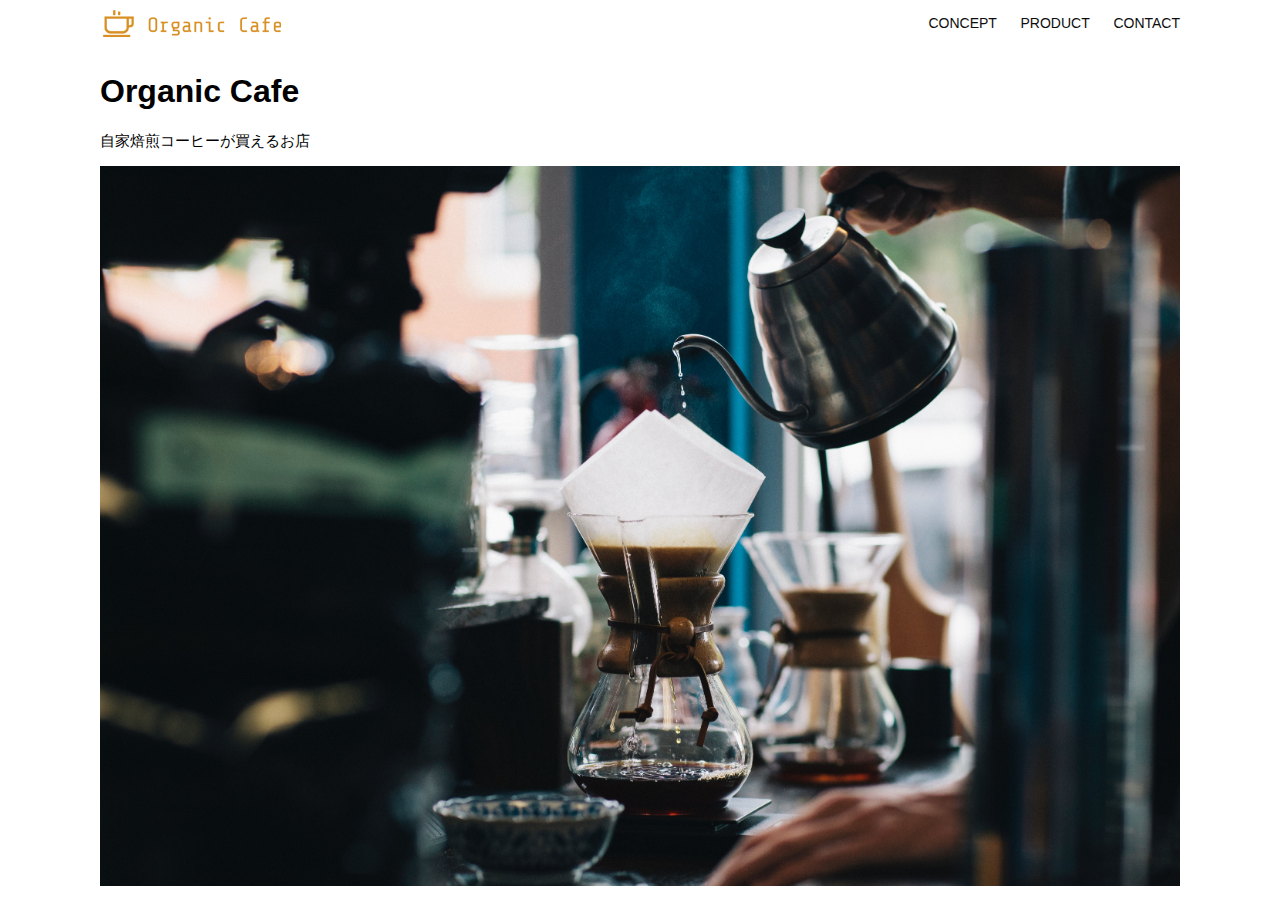
<file: kadai_013/index.html>
<!DOCTYPE html>
<html>
  <head>
    <title>Organic Cafe</title>
    <meta charset="UTF-8" />
    <meta
      name="description"
      content="自家焙煎のコーヒーがお家で楽しめるOrganic Cafe"
    />
    <meta name="viewport" content="width=device-width, initial-scale=1.0" />
    <link rel="stylesheet" href="style.css" />
  </head>
  <body>
    <!-- ヘッダー -->
    <header>
      <!-- ロゴ -->
      <a href="index.html" id="logo"
        ><img src="images/logo.png" alt="トップページに戻る"
      /></a>

      <!-- PC用ナビゲーション -->
      <nav id="nav-pc">
        <a href="index.html#concept">CONCEPT</a>
        <a href="index.html#product">PRODUCT</a>
        <a href="index.html#contact">CONTACT</a>
      </nav>
        <!-- スマホ用メニューボタン -->
        <img id="menu-sp" src="images/button-menu.png" alt="ナビゲーションを開く" onclick="document.getElementById('nav-sp').style.display = 'block'">

        <nav id="nav-sp">
          <img id="close" src="images/button-close.png" alt="ナビゲーションを閉じる" onclick="document.getElementById('nav-sp').style.display = 'none'">
          <a id="logo-sp" href="index.html" onclick="document.getElementById('nav-sp').style.display = 'none'">
          <img src="images/logo-sp.png" alt="トップページに戻る"></a>
          <a class="menu" href="index.html#concept" onclick="document.getElementById('nav-sp').style.display = 'none'">CONCEPT</a>
          <a class="menu" href=index.html#product onclick="document.getElementById('nav-sp').style.display = 'none'">PRODUCT</a>
          <a class="menu" href="index.html#contact"onclick="document.getElementById('nav-sp').style.display = 'none'">CONTACT</a>
        </nav>  
    </header>
    <main>
      <article>
        <!-- メインビジュアル -->
        <section id="main-visual">
          <div id="main-message">
            <h1>Organic Cafe</h1>
            <p>自家焙煎コーヒーが買えるお店</p>
          </div>
          <img
            src="images/main-image.jpg"
            alt="コーヒーをハンドドリップで淹れる画像"
          />
        </section>
      </article>
    </main>
  </body>
</html>
</file>
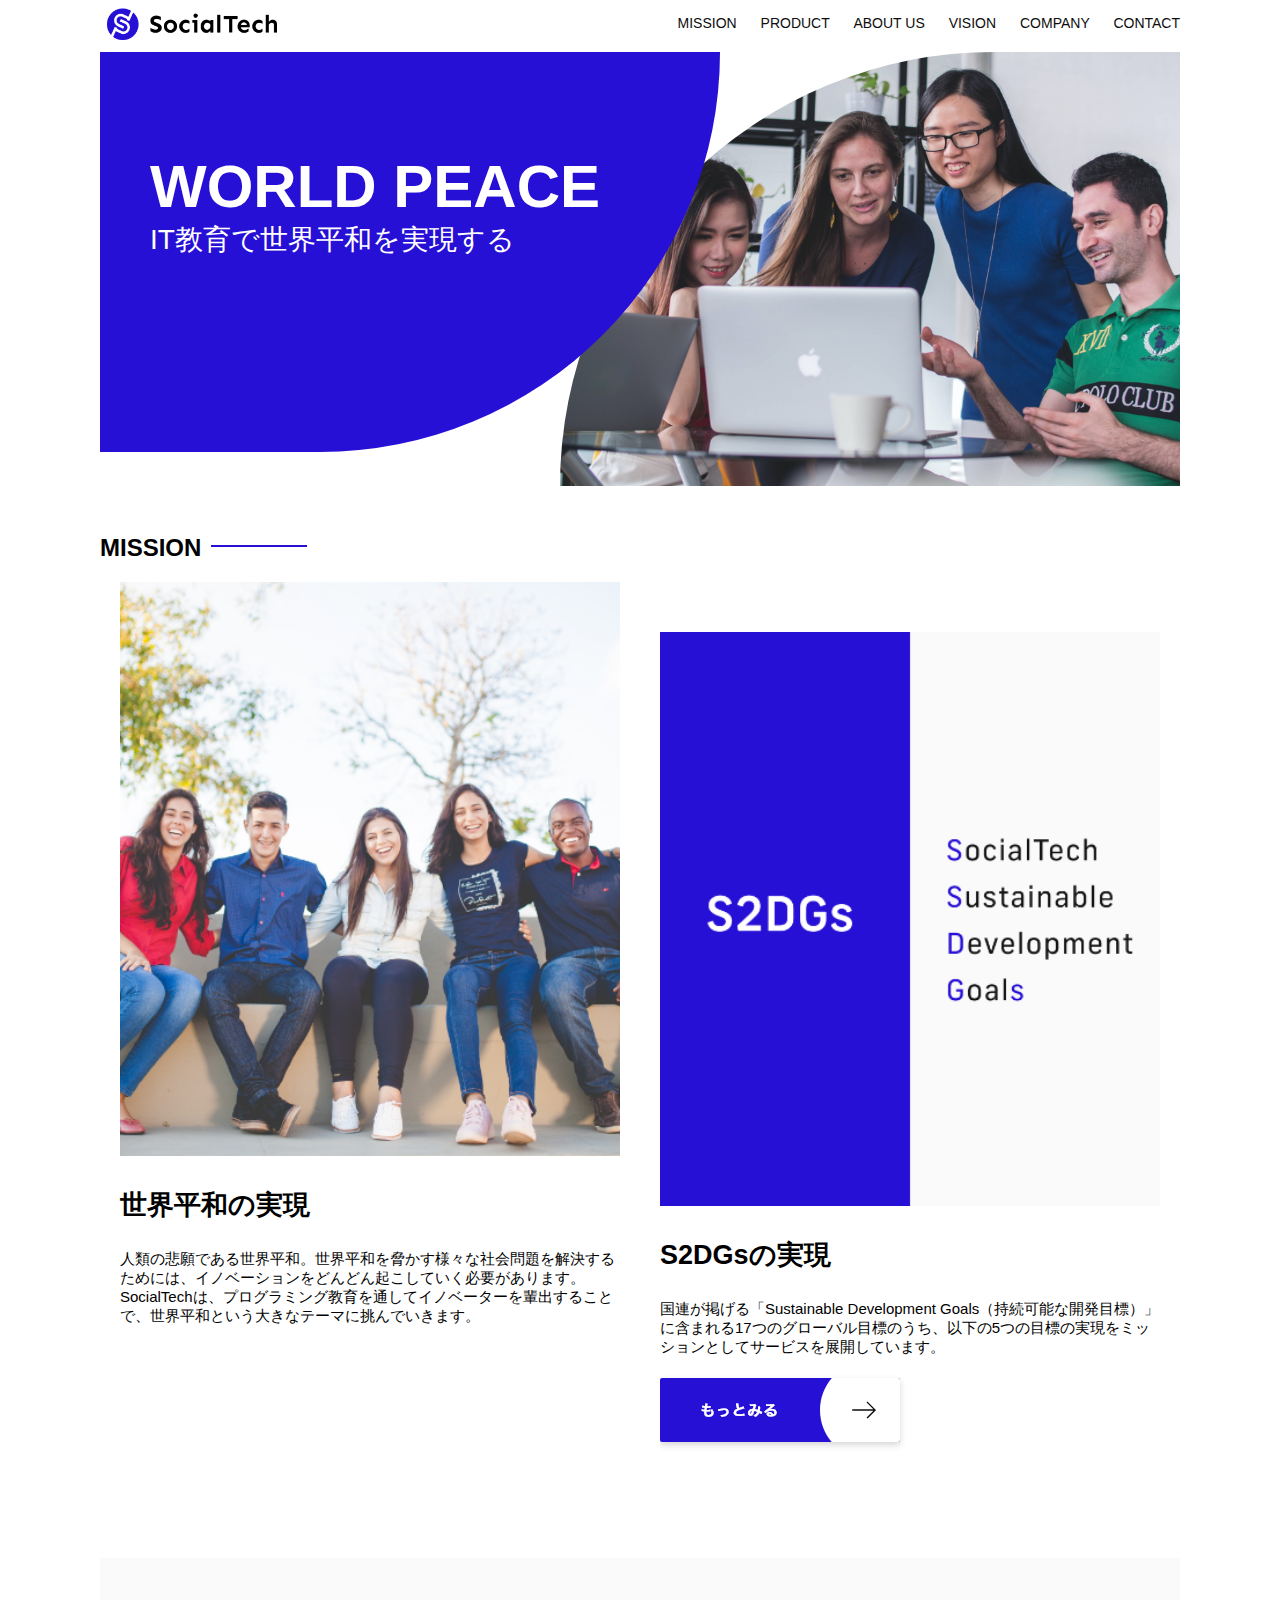
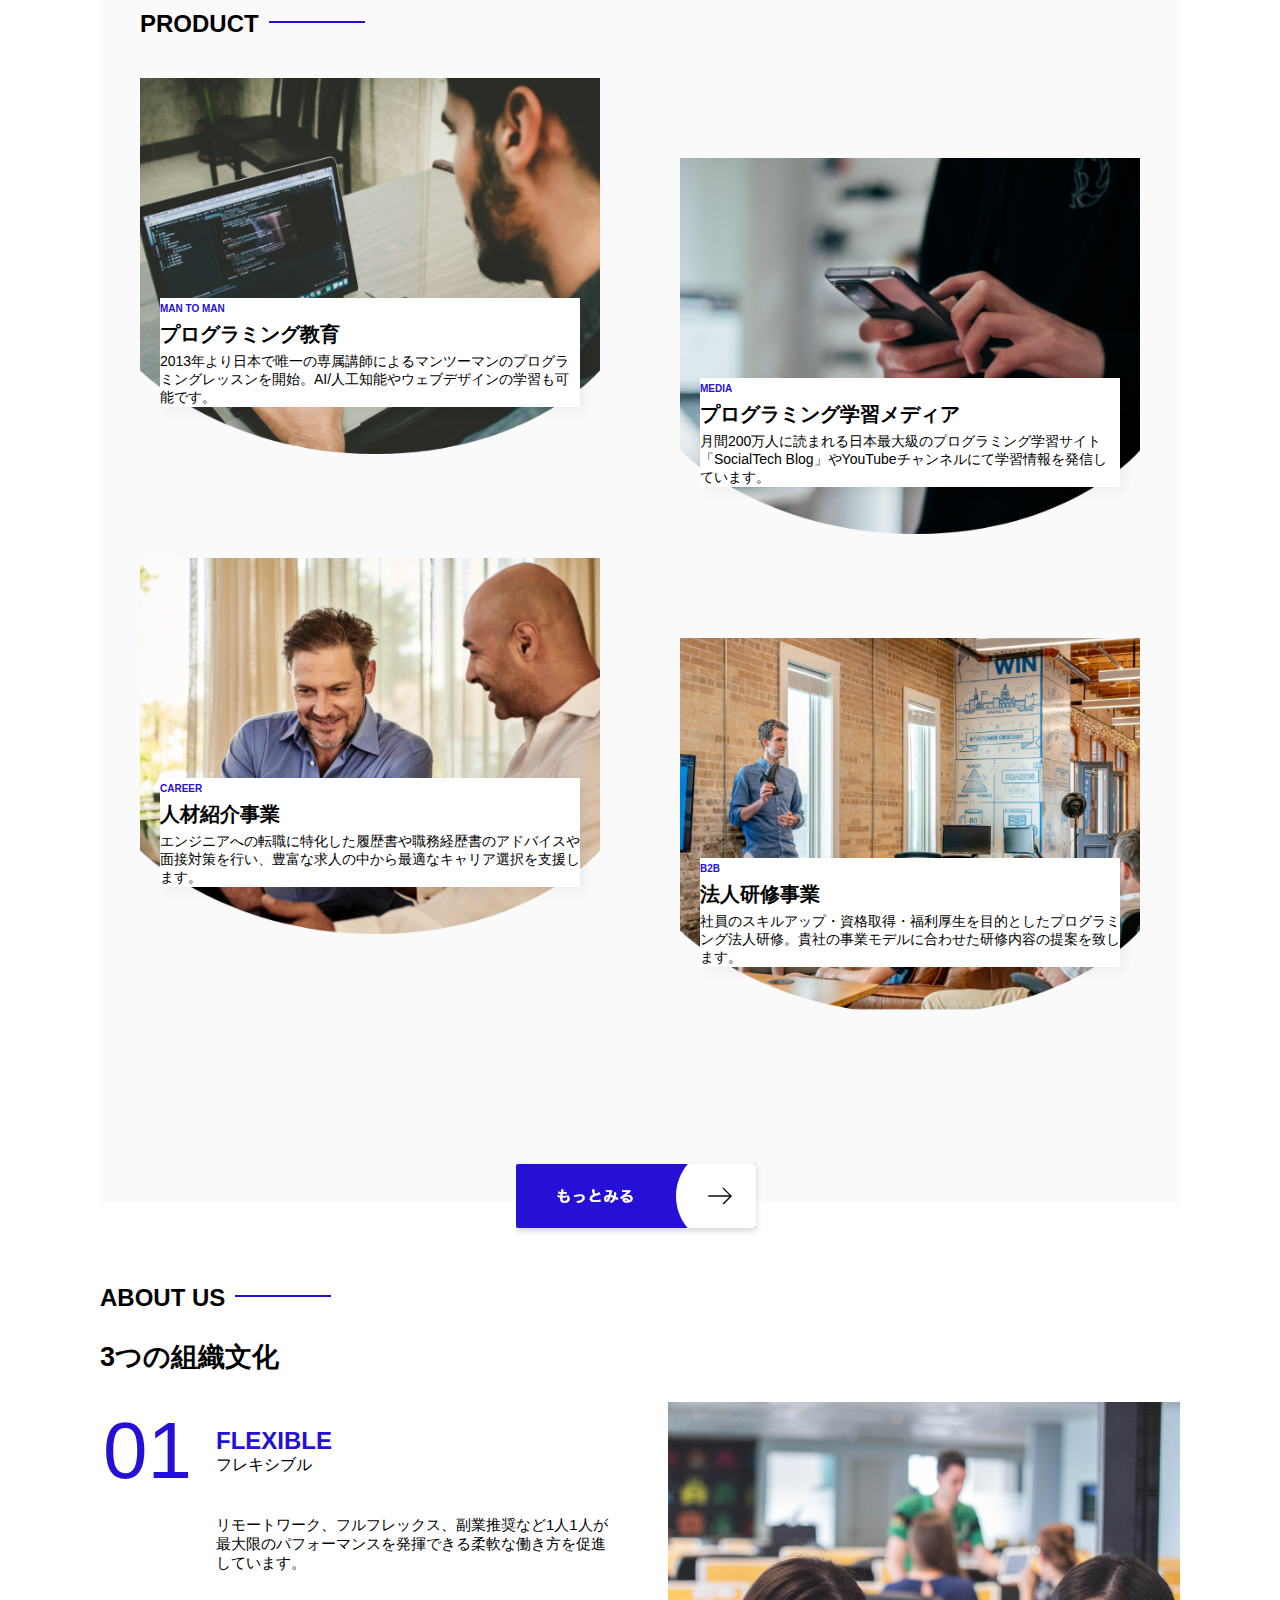
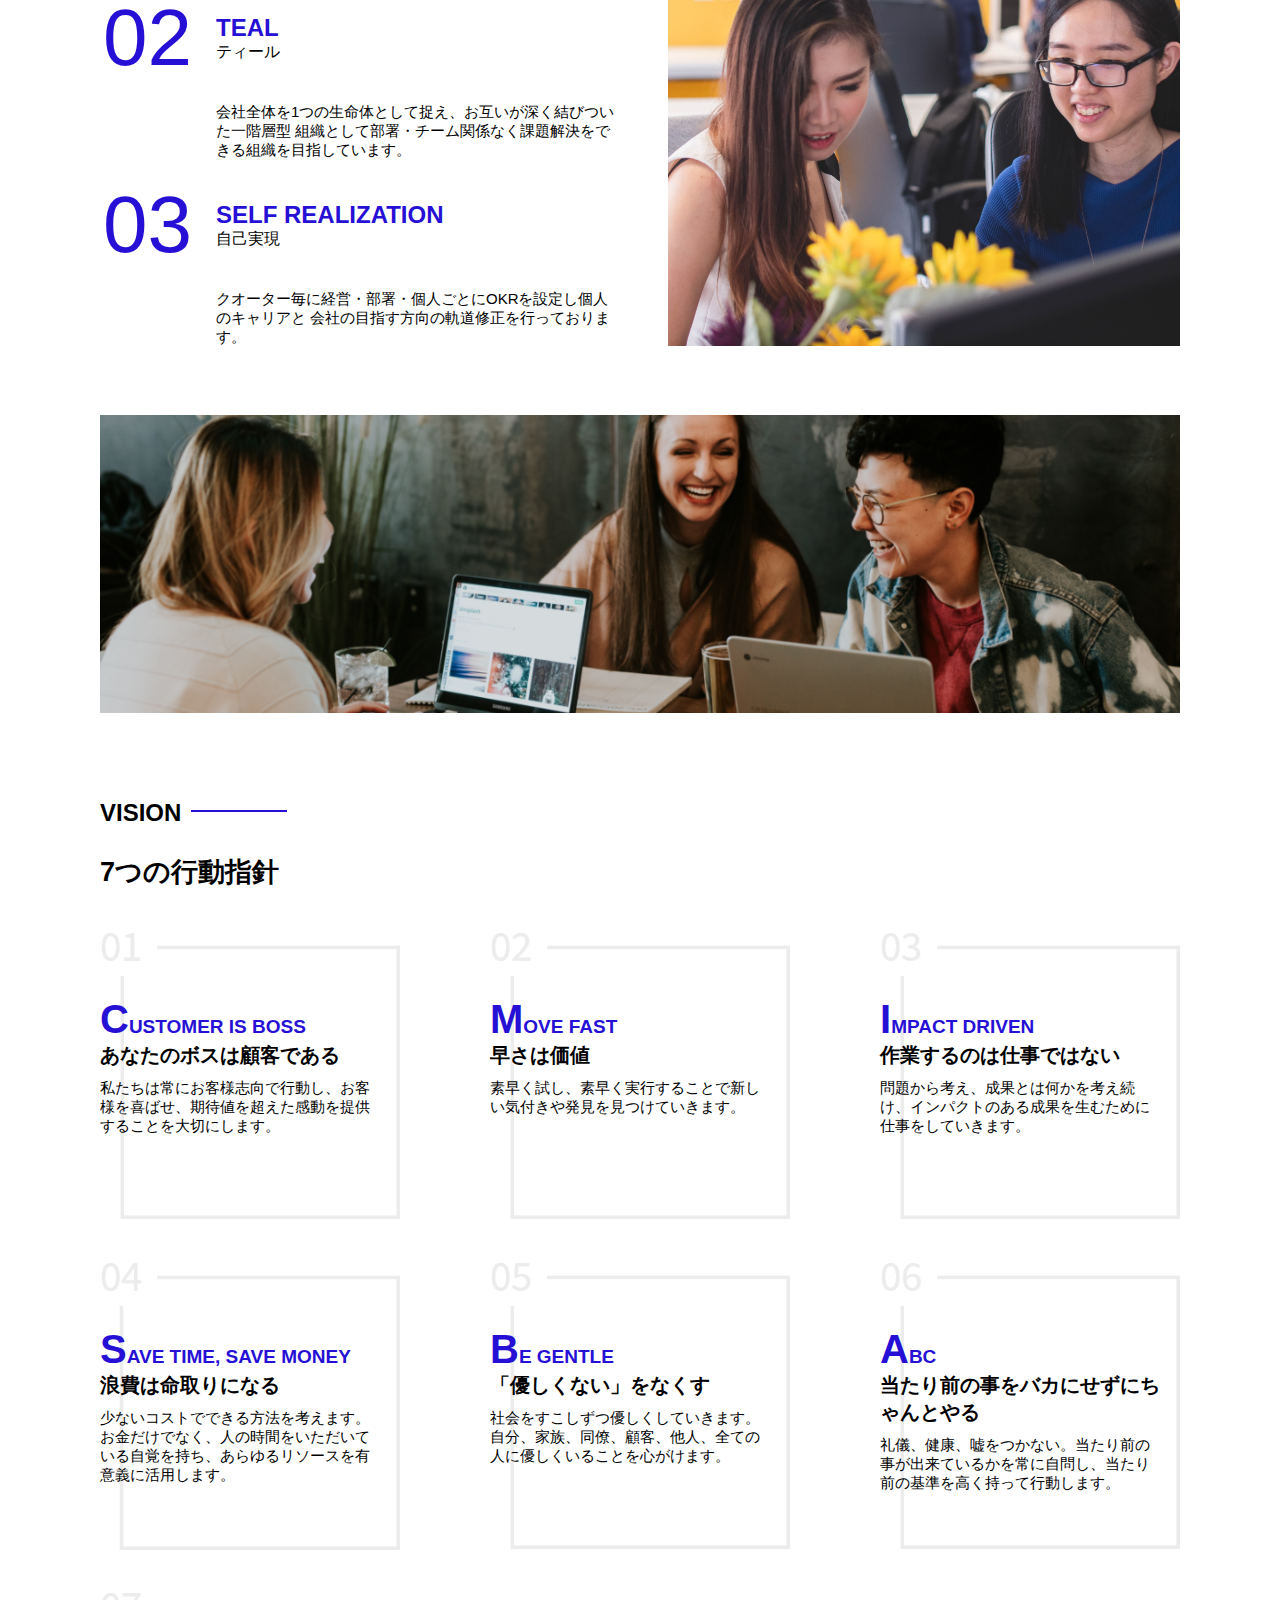
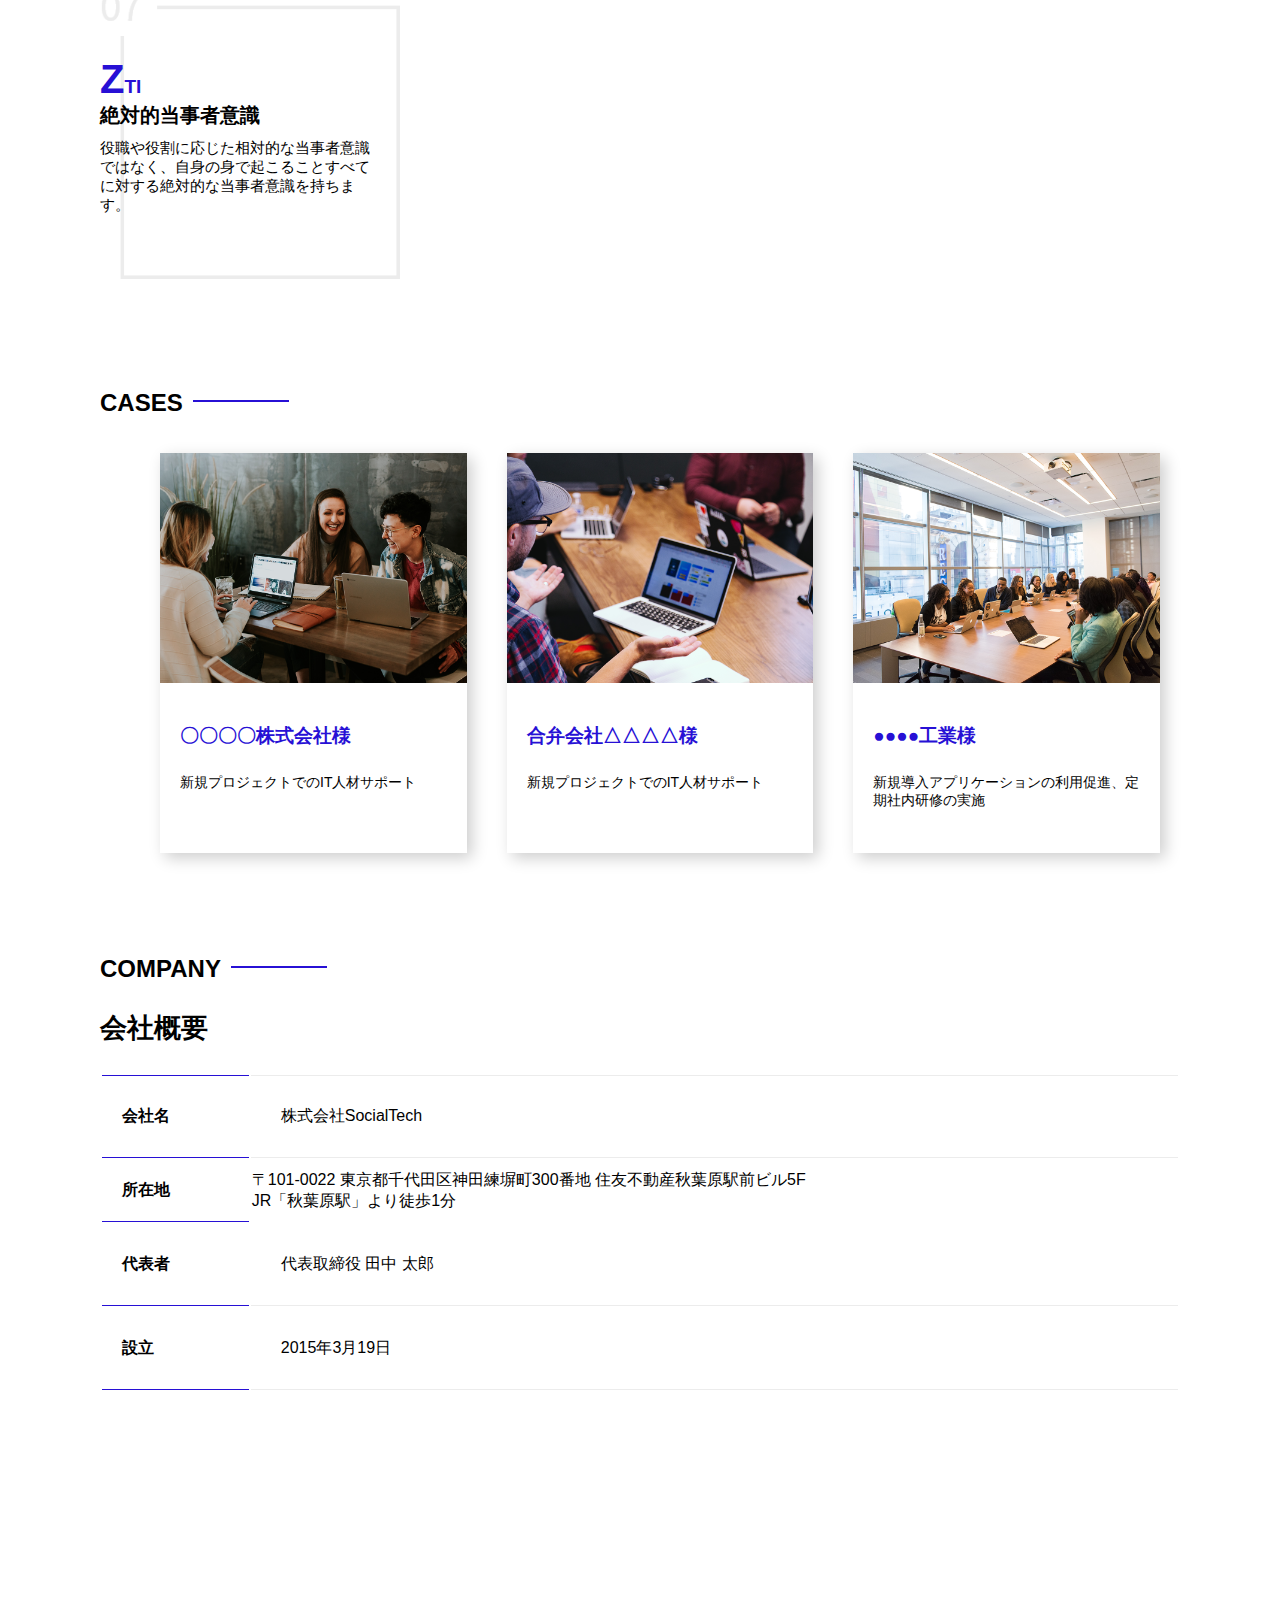
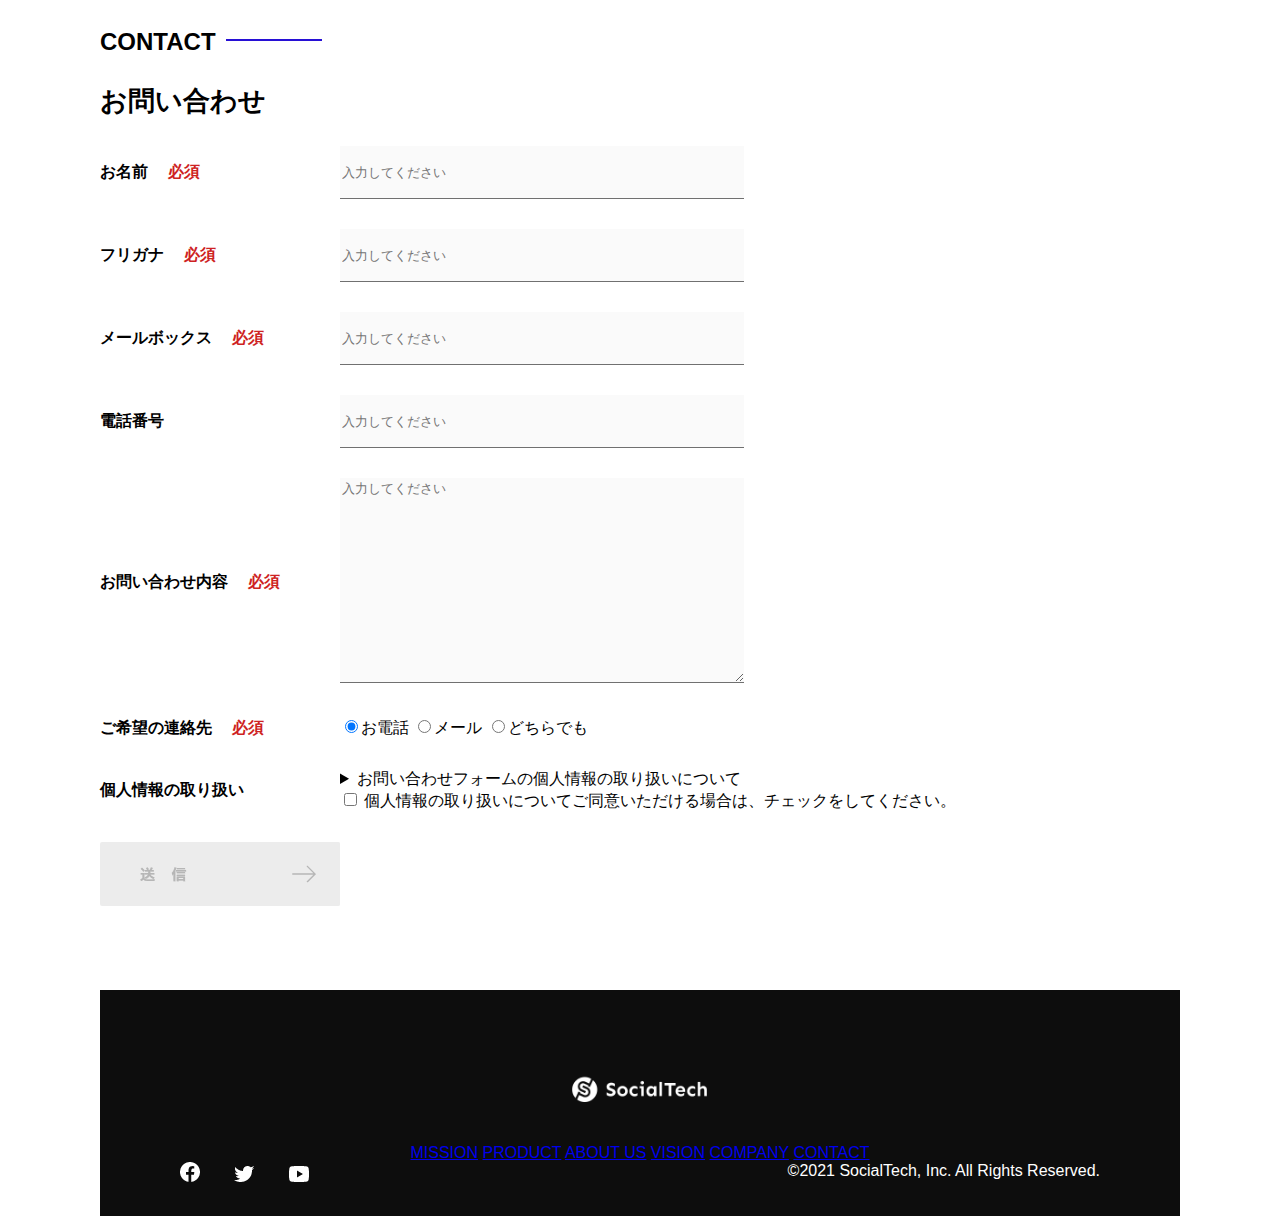
<file: kadai_tutorial_output/index.html>
<!DOCTYPE html>
<html>
    <head>
        <title>SocialTech</title>
        <meta charset="UTF-8">
        <meta name="description" content="SocialTechはEdTech業界のリーディングカンパニーを目指します。">
        <meta name="viewport" content="width=device-width, initial-scale=1.0">
      <link rel="stylesheet" href="style.css">
      </head>
<body>
     <!-- ヘッダー -->
<header>
    <!-- ロゴ -->
    <a href="index.html" id="logo"><img src="images/logo.png" alt="トップページに戻る"></a>
 <nav id="nav-pc">
  <a href="mission.html">MISSION</a>
  <a href="product.html">PRODUCT</a>
  <a href="index.html#aboutus">ABOUT US</a>
  <a href="index.html#vision">VISION</a>
  <a href="index.html#company">COMPANY</a>
  <a href="index.html#contact">CONTACT</a>
  </nav>
  <!-- スマホ用メニューボタン -->
  <img id="menu-sp" src="images/button-menu.png" alt="ナビゲーションを開く" onclick="document.getElementById('nav-sp').style.display = 'block'">
  
<nav id="nav-sp">
  <img id="close" src="images/button-close.png" alt="ナビゲーションを閉じる" onclick="document.getElementById('nav-sp').style.display = 'none'">
  <a id="logo-sp" href="index.html" onclick="document.getElementById('nav-sp').style.display = 'none'"><img
      src="images/logo-sp.png" alt="トップページに戻る"></a>
  <a class="menu" href="mission.html" onclick="document.getElementById('nav-sp').style.display = 'none'">MISSION</a>
  <a class="menu" href="product.html" onclick="document.getElementById('nav-sp').style.display = 'none'">PRODUCT</a>
  <a class="menu" href="index.html#aboutus" onclick="document.getElementById('nav-sp').style.display = 'none'">ABOUT
    US</a>
  <a class="menu" href="index.html#vision"
    onclick="document.getElementById('nav-sp').style.display = 'none'">VISION</a>
  <a class="menu" href="index.html#company"
    onclick="document.getElementById('nav-sp').style.display = 'none'">COMPANY</a>
  <a class="menu" href="index.html#contact"
    onclick="document.getElementById('nav-sp').style.display = 'none'">CONTACT</a>
  <div id="sns">
    <a href="https://www.facebook.com/sejuku2013"><img src="images/button-facebook.png" alt="Facebookのリンク"></a>
    <a href="https://twitter.com/samuraijuku"><img src="images/button-twitter.png" alt="Twitterのリンク"></a>
    <a href="https://www.youtube.com/channel/UCCFOQO5aDK0xXam4cUQXT8g"><img src="images/button-youtube.png" alt="YouTubeのリンク"></a>
  </div>
</nav>

</header>


 <main>
    <article>
      <section id="main-visual">
        <div id="main-message">
          <h1>WORLD PEACE</h1>
          <p>IT教育で世界平和を実現する</p>
        </div>
        <img src="images/index/index-main.png" alt="PCの周りに集まる多国籍の仲間たち">
      </section>
      <section id="mission">
        <h2 class="index-h2">MISSION</h2>
        <div id="mission-flex">
          <div>
            <img id="mission-photo" src="images/index/index-mission.png" alt="屋外のベンチで写真を撮影する多国籍の仲間たち">
            <h3>世界平和の実現</h3>
            <p>
              人類の悲願である世界平和。世界平和を脅かす様々な社会問題を解決するためには、イノベーションをどんどん起こしていく必要があります。SocialTechは、プログラミング教育を通してイノベーターを輩出することで、世界平和という大きなテーマに挑んでいきます。
            </p>
          </div>
          <div>
            <img id="s2dgs" src="images/index/s2dgs.png" alt="S2DGs">
             <h3>S2DGsの実現</h3>
             <p>国連が掲げる「Sustainable Development Goals（持続可能な開発目標）」に含まれる17つのグローバル目標のうち、以下の5つの目標の実現をミッションとしてサービスを展開しています。</p>
             <a href="mission.html">
               <img src="images/button-more.png" alt="もっとみる">
             </a>
          </div>
        </div>
      </section>
      <!-- プロダクト -->
      <section id="product">
        <h2 class="index-h2">PRODUCT</h2>
        <div>
          <div id="product-left">
            <div>
              <img class="product-photo" src="images/index/index-mantoman.png" alt="PCでコードを書く男性">
              <div class="product-explain">
                <span>MAN TO MAN</span>
                <h3>プログラミング教育</h3>
                <p>2013年より日本で唯一の専属講師によるマンツーマンのプログラミングレッスンを開始。AI/人工知能やウェブデザインの学習も可能です。</p>
              </div>
            </div>
            <div>
              <img class="product-photo" src="images/index/index-career.png" alt="笑顔で話し合う2人の男性">
              <div class="product-explain">
                <span>CAREER</span>
                <h3>人材紹介事業</h3>
                <p>エンジニアへの転職に特化した履歴書や職務経歴書のアドバイスや面接対策を行い、豊富な求人の中から最適なキャリア選択を支援します。</p>
              </div>
            </div>
          </div>
          <div id="product-right">
            <div>
              <img class="product-photo" src="images/index/index-media.png" alt="スマートフォンを操作する人">
              <div class="product-explain">
                <span>MEDIA</span>
                <h3>プログラミング学習メディア</h3>
                <p>月間200万人に読まれる日本最大級のプログラミング学習サイト「SocialTech Blog」やYouTubeチャンネルにて学習情報を発信しています。</p>
              </div>
            </div>
            <div>
              <img class="product-photo" src="images/index/index-b2b.png" alt="講演中の男性とそれを聴く人々">
              <div class="product-explain">
                <span>B2B</span>
                <h3>法人研修事業</h3>
                <p>社員のスキルアップ・資格取得・福利厚生を目的としたプログラミング法人研修。貴社の事業モデルに合わせた研修内容の提案を致します。</p>
              </div>
            </div>
          </div>
        </div>
        <div>
          <a id="product-more" href="product.html">
          <img src="images/button-more.png" alt="もっとみる">
          </a>
        </div>
      </section>
      <!---ABOUT US-->
      <section id="aboutus">
        <h2 class="index-h2">ABOUT US</h2>
        <h3>3つの組織文化</h3>
        <div>
          <table class="culture-table">
            <tr>
              <td>
                <span class="culture-num">01</span>
              </td>
              <td>
                <span class="culture-en">FLEXIBLE</span>
                <span class="culture-jp">フレキシブル</span>
              </td>
            </tr>
            <tr>
              <td>
                
              </td>
              <td>
                <p class="culture-discription">
                リモートワーク、フルフレックス、副業推奨など1人1人が最大限のパフォーマンスを発揮できる柔軟な働き方を促進しています。
                </p>
              </td>
            </tr>
            <tr>
              <td>
                <span class="culture-num">02</span>
              </td>
              <td>
                <span class="culture-en">TEAL</span>
                <span class="culture-jp">ティール</span>
              </td>
            </tr>
            <tr>
              <td>
                
              </td>
              <td>
                <p class="culture-discription">
                  会社全体を1つの生命体として捉え、お互いが深く結びついた一階層型
                  組織として部署・チーム関係なく課題解決をできる組織を目指しています。
                </p>
              </td>
            </tr>
            <tr>
              <td>
                <span class="culture-num">03</span>
              </td>
              <td>
                <span class="culture-en">SELF REALIZATION</span>
                <span class="culture-jp">自己実現</span>
              </td>
            </tr>
            <tr>
              <td>
                
              </td>
              <td>
                <p class="culture-discription">
                  クオーター毎に経営・部署・個人ごとにOKRを設定し個人のキャリアと
                  会社の目指す方向の軌道修正を行っております。
                </p>
              </td>
            </tr>
          </table>
            <img class="culture-img" src="images/index/index-aboutus1.png" alt="笑顔で話し合う2人の女性">
        </div>
          <img class="culture-img2" src="images/index/index-aboutus2.png" alt="笑顔で話し合う3人の男女">
      </section>
       <!-- VISION -->
      <section id="vision">
        <h2 class="index-h2">VISION</h2>
        <h3>7つの行動指針</h3>
        <div>
          <div class="vision-box">
            <img src="images/index/vision-01.png" alt="01">
            <span>
              <h4>CUSTOMER IS BOSS</h4>
              <h5>あなたのボスは顧客である</h5>
              <p>私たちは常にお客様志向で行動し、お客様を喜ばせ、期待値を超えた感動を提供することを大切にします。</p>
            </span>
          </div>
          <div class="vision-box">
            <img src="images/index/vision-02.png" alt="02">
            <span>
              <h4>MOVE FAST</h4>
              <h5>早さは価値</h5>
              <p>素早く試し、素早く実行することで新しい気付きや発見を見つけていきます。</p>
            </span>
          </div>
          <div class="vision-box">
            <img src="images/index/vision-03.png" alt="03">
            <span>
              <h4>IMPACT DRIVEN</h4>
              <h5>作業するのは仕事ではない</h5>
              <p>問題から考え、成果とは何かを考え続け、インパクトのある成果を生むために仕事をしていきます。</p>
            </span>
          </div>
          <div class="vision-box">
            <img src="images/index/vision-04.png" alt="04">
            <span>
              <h4>SAVE TIME, SAVE MONEY</h4>
              <h5>浪費は命取りになる</h5>
              <p>少ないコストでできる方法を考えます。お金だけでなく、人の時間をいただいている自覚を持ち、あらゆるリソースを有意義に活用します。</p>
            </span>
          </div>
          <div class="vision-box">
            <img src="images/index/vision-05.png" alt="05">
            <span>
              <h4>BE GENTLE</h4>
              <h5>「優しくない」をなくす</h5>
              <p>社会をすこしずつ優しくしていきます。自分、家族、同僚、顧客、他人、全ての人に優しくいることを心がけます。</p>
            </span>
          </div>
          <div class="vision-box">
            <img src="images/index/vision-06.png" alt="06">
            <span>
              <h4>ABC</h4>
              <h5>当たり前の事をバカにせずにちゃんとやる</h5>
              <p>礼儀、健康、嘘をつかない。当たり前の事が出来ているかを常に自問し、当たり前の基準を高く持って行動します。</p>
            </span>
          </div>
          <div class="vision-box">
            <img src="images/index/vision-07.png" alt="07">
            <span>
              <h4>ZTI</h4>
              <h5>絶対的当事者意識</h5>
              <p>役職や役割に応じた相対的な当事者意識ではなく、自身の身で起こることすべてに対する絶対的な当事者意識を持ちます。</p>
            </span>
          </div>
        </div>
      </section>
      <!-- CASES -->
      <section id="cases">
        <h2 class="index-h2">CASES</h2>
        <ul> 
          <il class="casebox">
            <img class="case-img" src="images/index/case-1.png" alt="仲良く語り合う3人">
            <div class="case-info">
              <h4 class="case-name">〇〇〇〇株式会社様</h4>
              <p class="case-content">新規プロジェクトでのIT人材サポート</p>
            </div>
          </il>
          <il class="casebox">
            <img class="case-img" src="images/index/case-2.png" alt="PCでコンテンツを見る">
            <div class="case-info">
              <h4 class="case-name">合弁会社△△△△様</h4>
              <p class="case-content">新規プロジェクトでのIT人材サポート</p>
            </div>
          </il>
          <il class="casebox">
            <img class="case-img" src="images/index/case-3.png" alt="社内研修中の会議室">
            <div class="case-info">
              <h4 class="case-name">●●●●工業様</h4>
              <p class="case-content">新規導入アプリケーションの利用促進、定期社内研修の実施</p>
            </div>
          </il>
        </ul>  
      </section>
      <!-- COMPANY -->
      <section id="company">
        <h2 class="index-h2">COMPANY</h2>
        <h3>会社概要</h3>
         <table id="company-table">
           <tr>
             <th class="tableheader-first">会社名</th>
             <td class="cell-first">株式会社SocialTech</td>
           </tr>
           <tr>
            <th class="tableheader">所在地</th>
            <td class="cellt">〒101-0022 東京都千代田区神田練塀町300番地 住友不動産秋葉原駅前ビル5F<br>JR「秋葉原駅」より徒歩1分</td>
          </tr>
          <tr>
            <th class="tableheader">代表者</th>
            <td class="cell">代表取締役 田中 太郎</td>
          </tr>
          <tr>
            <th class="tableheader">設立</th>
            <td class="cell">2015年3月19日</td>
          </tr>
         </table>
         <iframe
         src="https://www.google.com/maps/embed?pb=!1m18!1m12!1m3!1d3240.0688551336807!2d139.7720776771055!3d35.69992317258124!2m3!1f0!2f0!3f0!3m2!1i1024!2i768!4f13.1!3m3!1m2!1s0x60188fee13660e23%3A0x77137876edf742ac!2z5L2P5Y-L5LiN5YuV55Sj56eL6JGJ5Y6f6aeF5YmN44OT44Or!5e0!3m2!1sja!2sjp!4v1704858013291!5m2!1sja!2sjp"
         style="border:0;" allowfullscreen="" loading="lazy">
       </iframe>
      </section>
      <!-- お問い合わせフォーム -->
      <section id="contact">
        <h2 class="index-h2">CONTACT</h2>
        <h3>お問い合わせ</h3>
        <form>
          <div>
            <div class="contact-heading">
              <label class="contact-label">お名前<span class="contact-span">必須</span></label>
            </div>
            <div>
              <input type="text" name="name" placeholder="入力してください" class="contact-textbox">
            </div>
          </div>
          <div>
            <div class="contact-heading">
              <label class="contact-label">フリガナ<span class="contact-span">必須</span></label>
            </div>
            <div>
              <input type="text" name="hurigana" placeholder="入力してください" class="contact-textbox">
            </div>
          </div>
          <div>
            <div class="contact-heading">
              <label class="contact-label">メールボックス<span class="contact-span">必須</span></label>
            </div>
            <div>
              <input type="text" name="email" placeholder="入力してください" class="contact-textbox">
            </div>
          </div>
          <div>
            <div class="contact-heading">
              <label class="contact-label">電話番号</label>
            </div>
            <div>
              <input type="text" name="tel" placeholder="入力してください" class="contact-textbox">
            </div>
          </div>
          <div>
            <div class="contact-heading">
              <label class="contact-label">お問い合わせ内容</label><span class="contact-span">必須</span></label>
            </div>
            <div>
              <textarea class="contact-textarea" placeholder="入力してください" name="message"></textarea>
            </div>
          </div>
          <div>
            <div class="contact-heading">
              <label class="contact-label">ご希望の連絡先<span class="contact-span">必須</span></label>
            </div>
            <div>
              <input class="radiobutton" type="radio" value="tel" name="contact" checked><label>お電話</label>
              <input class="radiobutton" type="radio" value="mail" name="contact"><label>メール</label>
              <input class="radiobutton" type="radio" value="both" name="contact"><label>どちらでも</label>
            </div>
          </div>
          <div>
            <div class="contact-heading">
              <label class="contact-label">個人情報の取り扱い</label>
            </div>
            <div>
              <details>
                <summary>お問い合わせフォームの個人情報の取り扱いについて</summary>
                <div>
                  <span>１．組織の名称又は氏名</span><br>
                  株式会社SocialTech<br><br>
                  <span>２．個人情報保護管理者（若しくはその代理人）の氏名又は職名、所属及び連絡先
                    鈴木 一郎 コーポレート部</span><br>
                  メールアドレス：samurai@example.com<br>
                  TEL：03-1234-5678<br>
                  <span>３．個人情報の利用目的</span><br>
                  ・本サービス及び本サービスに関連する情報の提供又はそれらに関する連絡のため<br>
                  ・ユーザーの本人確認のため<br>
                  ・当社サービスのご案内のため<br>
                  ・当社の商品等の広告または宣伝（電子メールによるものを含むものとします。）<br><br>
                  <span>４．個人情報の取り扱い業務の委託</span><br>
                  個人情報の取扱業務の全部または一部を外部に業務委託する場合があります。<br>
                  その際、弊社は、個人情報を適切に保護できる管理体制を敷き実行していることを条件として<br>
                  委託先を厳選したうえで、機密保持契約を委託先と締結し、お客様の個人情報を厳密に管理させます。<br><br>
                  <span>５．個人情報の開示等の請求</span><br>
                  お客様は、弊社に対してご自身の個人情報の開示等（利用目的の通知、開示、内容の訂正・追加・削除、利用の停止または消去、第三者への提供の停止）に関して、当社問合わせ窓口に申し出ることができます。<br>
                  その際、弊社はお客様ご本人を確認させていただいたうえで、合理的な期間内に対応いたします。<br><br>
                  なお、個人情報に関する弊社問合わせ先は、次の通りです。<br><br>
                  株式会社SocialTech　個人情報問合せ窓口<br>
                  〒101-0022 東京都千代田区神田練塀町300番地 住友不動産秋葉原駅前ビル5F<br>
                  メールアドレス：samurai@example.com　TEL：03-1234-5678<br><br>
                  <span>６．個人情報を提供されることの任意性について</span><br><br>
                  お客様がご自身の個人情報を弊社に提供されるか否かは、お客様のご判断によりますが、もしご提供されない場合には、適切なサービスが提供できない場合がありますので予めご了承ください。
                </div>
              </details>
              <input type="checkbox" name="agree">
              <span>個人情報の取り扱いについてご同意いただける場合は、チェックをしてください。</span>
            </div>
          </div>
            <input type="image" src="images/button-submit.png" alt="送信する">
        </form>
      </section>
  </article>
    <footer>
      <div id ="footer-logo">
        <img src="images/logo-sp.png" alt="SocialTech">
      </div>
      <div id="footer-link">
        <a href="mission.html">MISSION</a>
        <a href="product.html">PRODUCT</a>
        <a href="index.html#aboutus">ABOUT US</a>
        <a href="index.html#vision">VISION</a>
        <a href="index.html#company">COMPANY</a>
        <a href="index.html#contact">CONTACT</a>
      </div>
      <div id="sns-footer">
        <a href="https://www.facebook.com/sejuku2013"><img src="images/button-facebook.png" alt="Facebookのリンク"></a>
        <a href="https://twitter.com/samuraijuku"><img src="images/button-twitter.png" alt="Twitterのリンク"></a>
        <a href="https://www.youtube.com/channel/UCCFOQO5aDK0xXam4cUQXT8g"><img src="images/button-youtube.png" alt="YouTubeのリンク"></a>
        <span id="copyright">&copy;2021 SocialTech, Inc. All Rights Reserved. </span>
      </div>
    </footer>
 </main>
 </body>
</html>
</file>
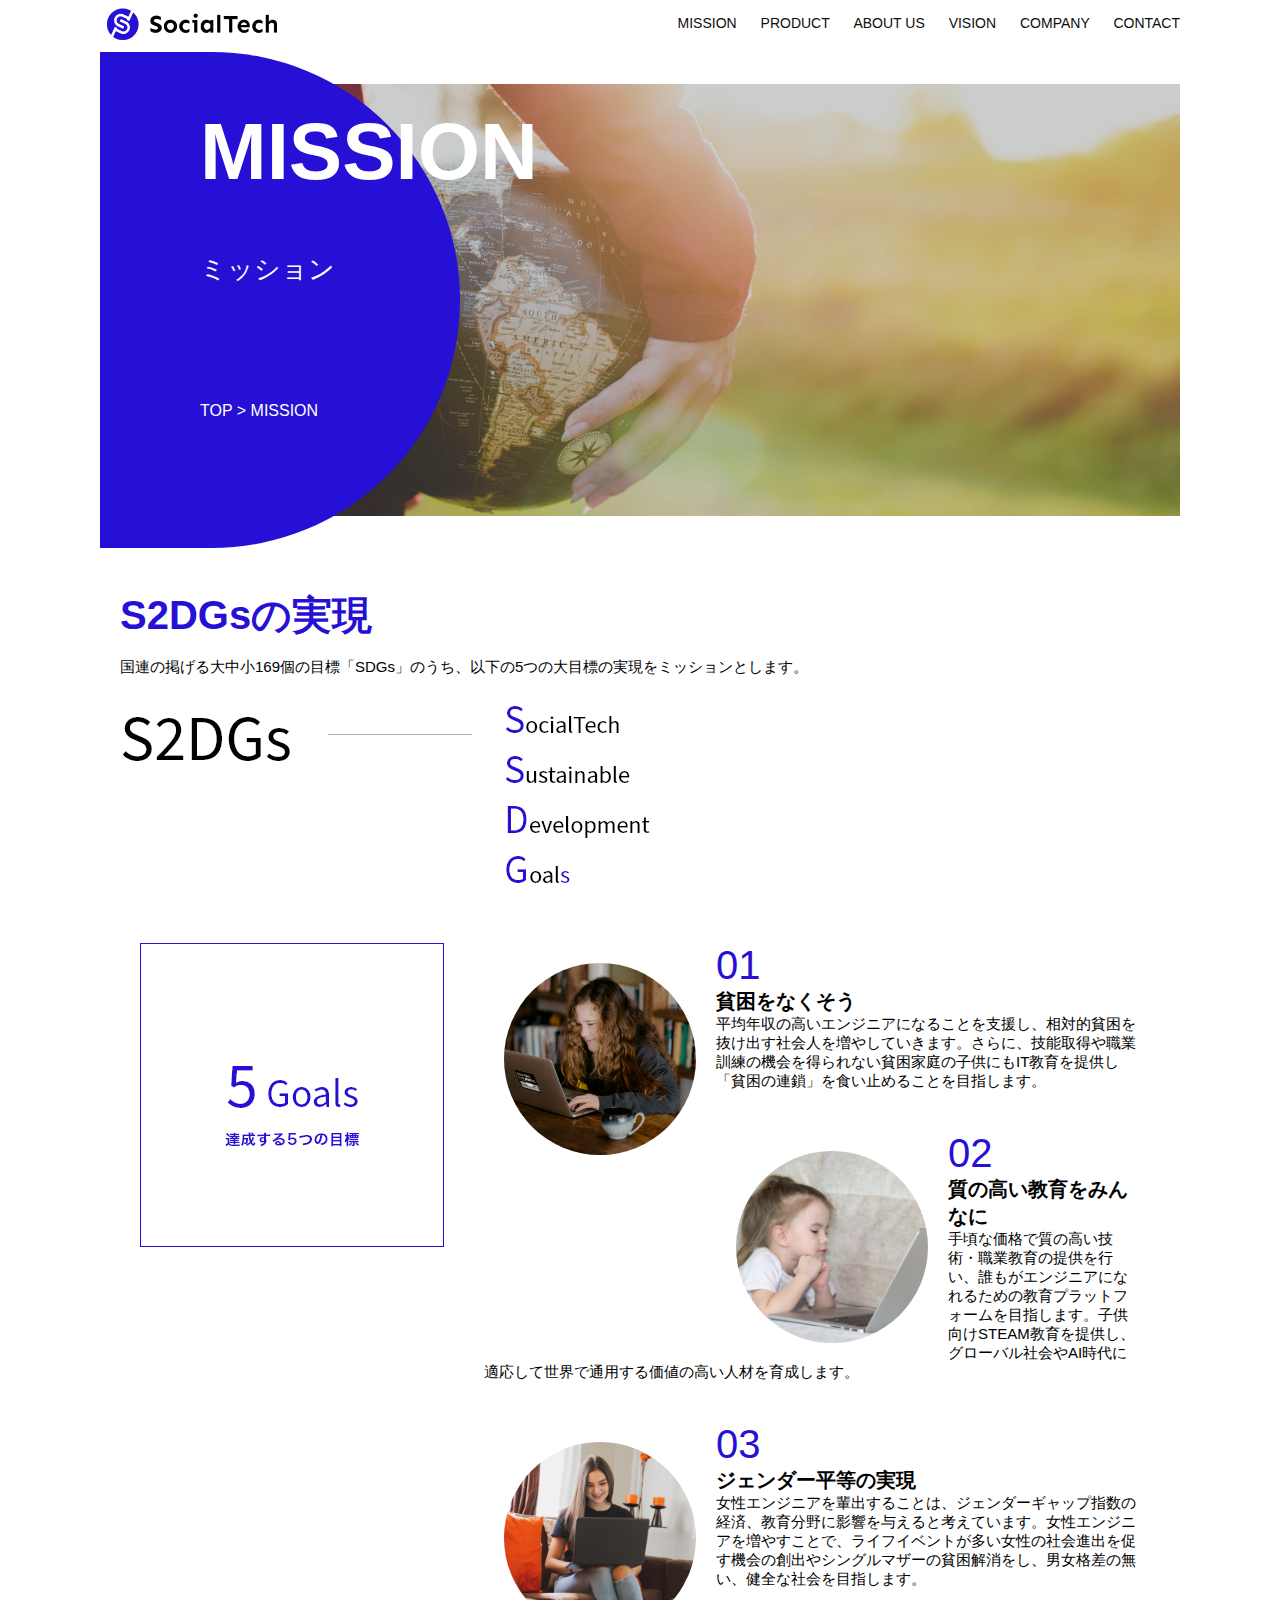
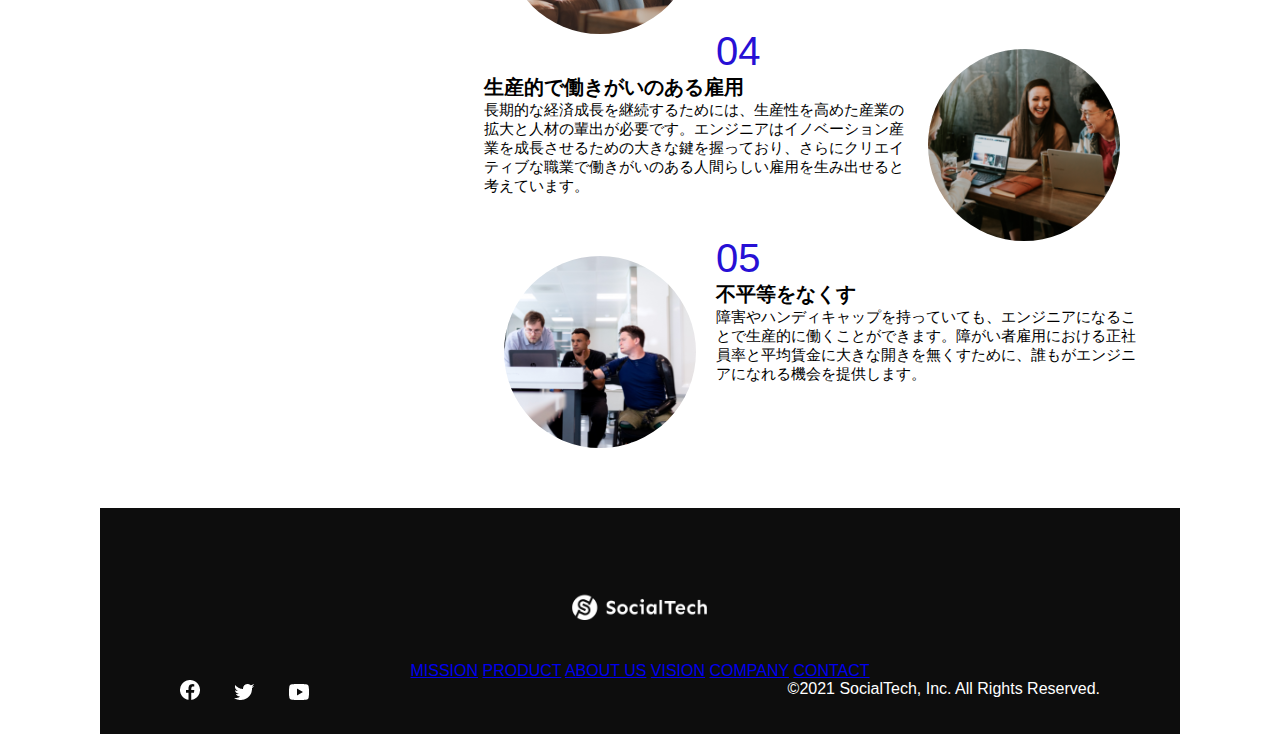
<file: kadai_tutorial_output/mission.html>
<!DOCTYPE html>
<html>
    <head>
        <title>SocialTech - MISSION ミッション -</title>
        <meta charset="UTF-8">
        <meta name="description" content="SocialTechが目指す5つの目標（S2DGs）を紹介します">
        <meta name="viewport" content="width=device-width, initial-scale=1.0">
        <link rel="stylesheet" href="style.css">
    </head>
    
    <body>
      <header>

        <a href="index.html" id="logo"><img src="images/logo.png" alt="トップページに戻る"></a>
  
           <nav id="nav-pc">
              <a href="mission.html">MISSION</a>
              <a href="product.html">PRODUCT</a>
              <a href="index.html#aboutus">ABOUT US</a>
              <a href="index.html#vision">VISION</a>
              <a href="index.html#company">COMPANY</a>
              <a href="index.html#contact">CONTACT</a>
            </nav>

      <!-- スマホ用メニューボタン -->
        <img id="menu-sp" src="images/button-menu.png" alt="ナビゲーションを開く" onclick="document.getElementById('nav-sp').style.display = 'block'">
  

        <nav id="nav-sp">
          <img id="close" src="images/button-close.png" alt="ナビゲーションを閉じる" onclick="document.getElementById('nav-sp').style.display = 'none'">
          <a id="logo-sp" href="index.html" onclick="document.getElementById('nav-sp').style.display = 'none'"><img src="images/logo-sp.png" alt="トップページに戻る"></a>
          <a class="menu" href="mission.html" onclick="document.getElementById('nav-sp').style.display = 'none'">MISSION</a>
          <a class="menu" href="product.html" onclick="document.getElementById('nav-sp').style.display = 'none'">PRODUCT</a>
          <a class="menu" href="index.html#aboutus" onclick="document.getElementById('nav-sp').style.display = 'none'">ABOUT US</a>
          <a class="menu" href="index.html#vision" onclick="document.getElementById('nav-sp').style.display = 'none'">VISION</a>
          <a class="menu" href="index.html#company" onclick="document.getElementById('nav-sp').style.display = 'none'">COMPANY</a>
          <a class="menu" href="index.html#contact" onclick="document.getElementById('nav-sp').style.display = 'none'">CONTACT</a>
          <div id="sns">
            <a href="https://www.facebook.com/sejuku2013"><img src="images/button-facebook.png" alt="Facebookのリンク"></a>
            <a href="https://twitter.com/samuraijuku"><img src="images/button-twitter.png" alt="Twitterのリンク"></a>
            <a href="https://www.youtube.com/channel/UCCFOQO5aDK0xXam4cUQXT8g"><img src="images/button-youtube.png" alt="YouTubeのリンク"></a>
          </div>
        </nav>
      </header>

  <main>
    <article>
       <section id="mission-main">
          <div id="mission-title">
            <h1>MISSION</h1>
            <span>ミッション</span>
            <div>TOP > MISSION</div>
          </div>
       </section> 
       <section id="mission-s2dgs">
        <h2 class="mission-h2">S2DGsの実現</h2>
        <p>国連の掲げる大中小169個の目標「SDGs」のうち、以下の5つの大目標の実現をミッションとします。</p>
        <img src="images/mission/mission-s2dgs.png" alt="S2DGs">
      </section>
      <section id="mission-5goals">
        <div>
          <img id="s2dgs-image" src="images/mission/mission-5goals.png" alt="5Goals">
        </div>
        <div>
          <div>
            <img class="fivegoals-image-left" src="images/mission/mission-5goals01.png" alt="PCを操作する女の子">
            <span class="fivegoals-number">01</span>
            <h3 class="fivegoals-h3">貧困をなくそう</h3>
            <p class="fivegoals-p">
              平均年収の高いエンジニアになることを支援し、相対的貧困を抜け出す社会人を増やしていきます。さらに、技能取得や職業訓練の機会を得られない貧困家庭の子供にもIT教育を提供し「貧困の連鎖」を食い止めることを目指します。
            </p>
          </div>
          <div>
            <img class="fivegoals-image-left" src="images/mission/mission-5goals02.png" alt="PCを見つめる小さい女の子">
            <span class="fivegoals-number">02</span>
            <h3 class="fivegoals-h3">質の高い教育をみんなに</h3>
            <p class="fivegoals-p">
                手頃な価格で質の高い技術・職業教育の提供を行い、誰もがエンジニアになれるための教育プラットフォームを目指します。子供向けSTEAM教育を提供し、グローバル社会やAI時代に適応して世界で通用する価値の高い人材を育成します。
            </p>
          </div>
          <div>
            <img class="fivegoals-image-left" src="images/mission/mission-5goals03.png" alt="PCを操作する女性">
            <span class="fivegoals-number">03</span>
            <h3 class="fivegoals-h3">ジェンダー平等の実現</h3>
            <p class="fivegoals-p">
                女性エンジニアを輩出することは、ジェンダーギャップ指数の経済、教育分野に影響を与えると考えています。女性エンジニアを増やすことで、ライフイベントが多い女性の社会進出を促す機会の創出やシングルマザーの貧困解消をし、男女格差の無い、健全な社会を目指します。
            </p>
          </div>
          <div>
            <img class="fivegoals-image-right" src="images/mission/mission-5goals04.png" alt="笑顔で話し合う3人の男女">
            <span class="fivegoals-number">04</span>
            <h3 class="fivegoals-h3">生産的で働きがいのある雇用</h3>
            <p class="fivegoals-p">
                長期的な経済成長を継続するためには、生産性を高めた産業の拡大と人材の輩出が必要です。エンジニアはイノベーション産業を成長させるための大きな鍵を握っており、さらにクリエイティブな職業で働きがいのある人間らしい雇用を生み出せると考えています。
            </p>
          </div>
          <div>
            <img class="fivegoals-image-left" src="images/mission/mission-5goals05.png" alt="障害を持つ男性が生き生きと働く様子">
            <span class="fivegoals-number">05</span>
            <h3 class="fivegoals-h3">不平等をなくす</h3>
            <p class="fivegoals-p">
                障害やハンディキャップを持っていても、エンジニアになることで生産的に働くことができます。障がい者雇用における正社員率と平均賃金に大きな開きを無くすために、誰もがエンジニアになれる機会を提供します。
            </p>
            </p>
          </div>
      </section>
    </article>
    <footer>
        <div id="footer-logo">
          <img src="images/logo-sp.png" alt="SocialTech">
        </div>
        <div id="footer-link">
          <a href="mission.html">MISSION</a>
          <a href="product.html">PRODUCT</a>
          <a href="index.html#aboutus">ABOUT US</a>
          <a href="index.html#vision">VISION</a>
          <a href="index.html#company">COMPANY</a>
          <a href="index.html#contact">CONTACT</a>
        </div>
        <div id="sns-footer">
          <a href="https://www.facebook.com/sejuku2013"><img src="images/button-facebook.png" alt="Facebookのリンク"></a>
          <a href="https://twitter.com/samuraijuku"><img src="images/button-twitter.png" alt="Twitterのリンク"></a>
          <a href="https://www.youtube.com/channel/UCCFOQO5aDK0xXam4cUQXT8g"><img src="images/button-youtube.png" alt="YouTubeのリンク"></a>
          <span id="copyright">&copy;2021 SocialTech, Inc. All Rights Reserved. </span>
        </div>
      </footer>
  </main>
</body>
</html>
</file>
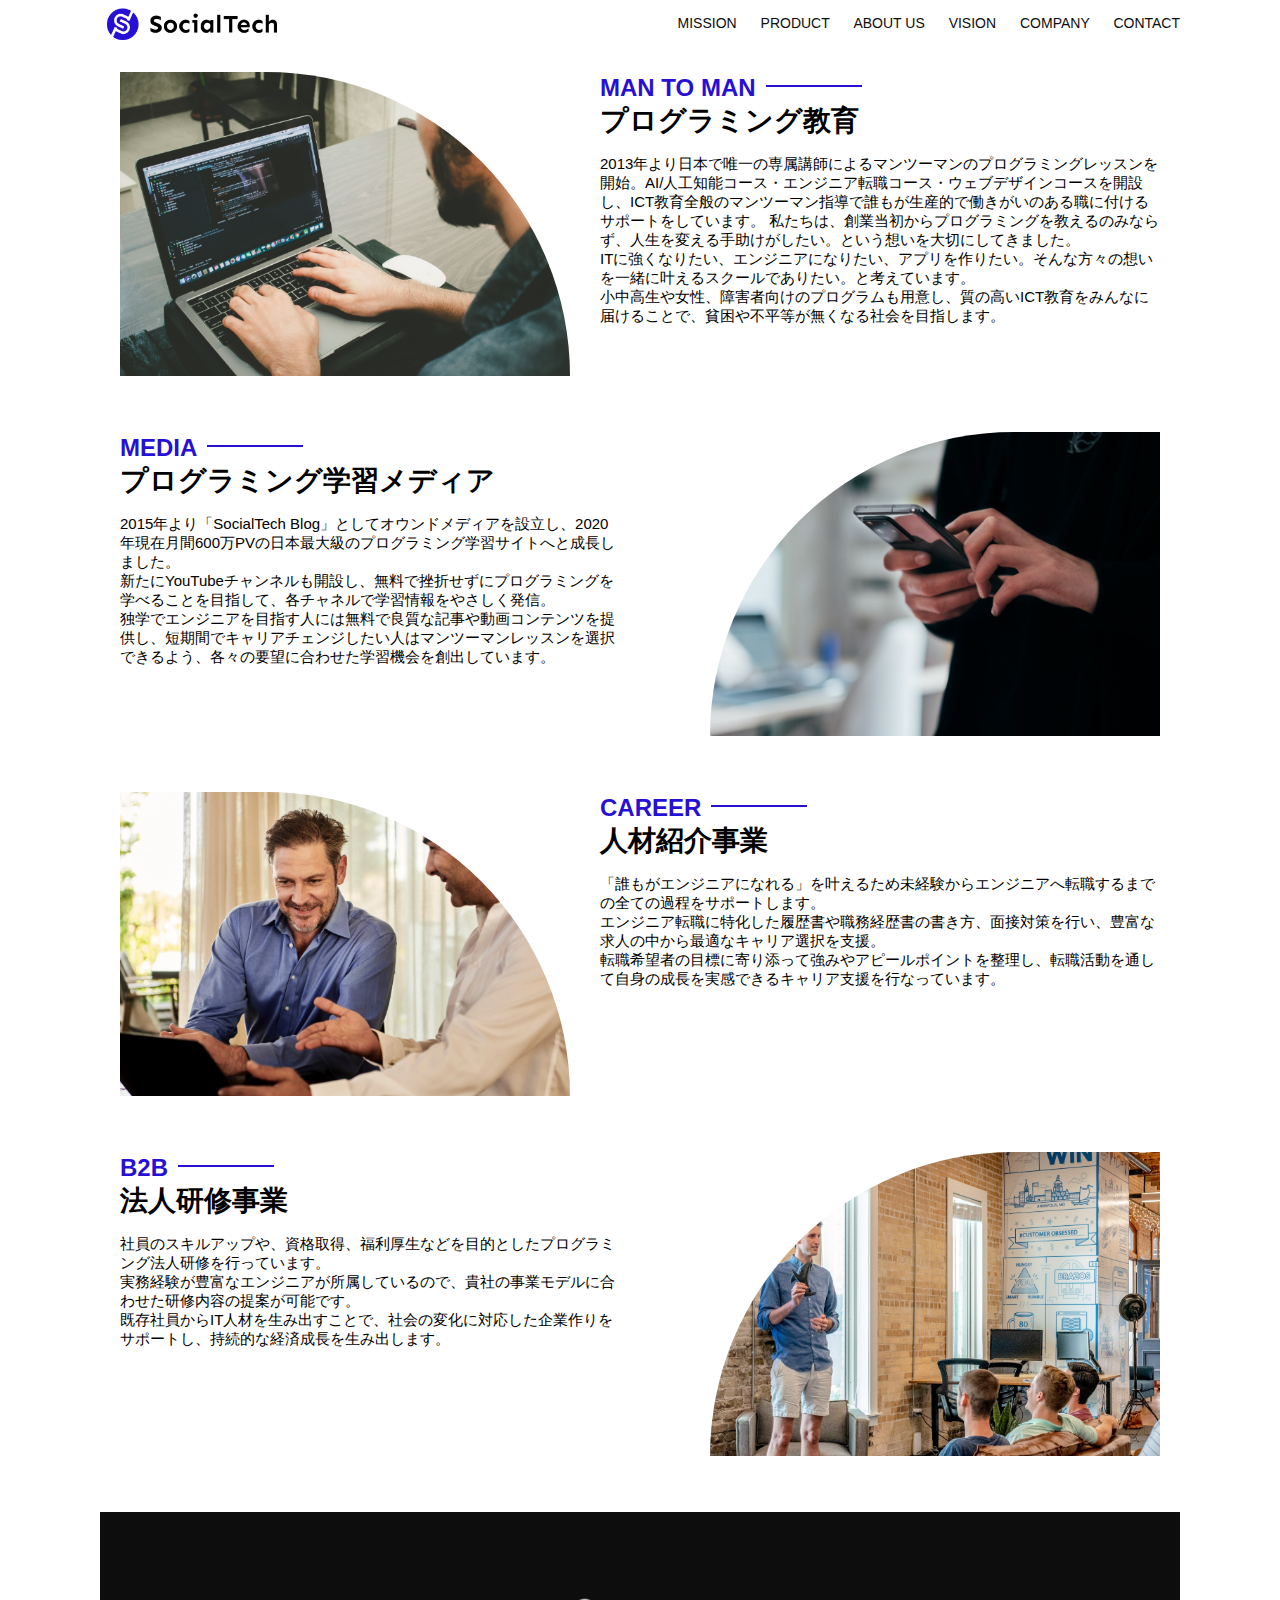
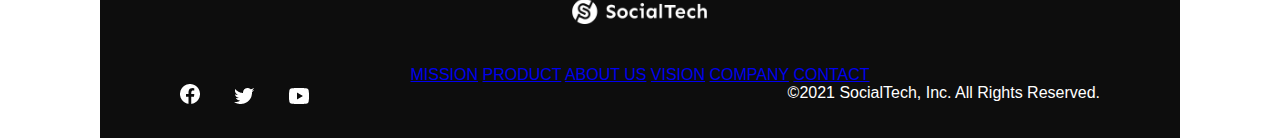
<file: kadai_tutorial_output/product.html>
<!DOCTYPE html>
<html>
    <head>
        <title>SocialTech -PRODUCT プロダクト-</title>
        <meta charset="UTF-8">
        <meta name="description" content="SocialTechの4つのプロダクトを紹介します">
        <meta name="viewport" content="width=device-width, initial-scale=1.0">
        <link rel="stylesheet" href="style.css">
    </head>
    
    <body>
      <header>

        <a href="index.html" id="logo"><img src="images/logo.png" alt="トップページに戻る"></a>
  
           <nav id="nav-pc">
              <a href="mission.html">MISSION</a>
              <a href="product.html">PRODUCT</a>
              <a href="index.html#aboutus">ABOUT US</a>
              <a href="index.html#vision">VISION</a>
              <a href="index.html#company">COMPANY</a>
              <a href="index.html#contact">CONTACT</a>
            </nav>

      <!-- スマホ用メニューボタン -->
        <img id="menu-sp" src="images/button-menu.png" alt="ナビゲーションを開く" onclick="document.getElementById('nav-sp').style.display = 'block'">
  

        <nav id="nav-sp">
          <img id="close" src="images/button-close.png" alt="ナビゲーションを閉じる" onclick="document.getElementById('nav-sp').style.display = 'none'">
          <a id="logo-sp" href="index.html" onclick="document.getElementById('nav-sp').style.display = 'none'"><img src="images/logo-sp.png" alt="トップページに戻る"></a>
          <a class="menu" href="mission.html" onclick="document.getElementById('nav-sp').style.display = 'none'">MISSION</a>
          <a class="menu" href="product.html" onclick="document.getElementById('nav-sp').style.display = 'none'">PRODUCT</a>
          <a class="menu" href="index.html#aboutus" onclick="document.getElementById('nav-sp').style.display = 'none'">ABOUT US</a>
          <a class="menu" href="index.html#vision" onclick="document.getElementById('nav-sp').style.display = 'none'">VISION</a>
          <a class="menu" href="index.html#company" onclick="document.getElementById('nav-sp').style.display = 'none'">COMPANY</a>
          <a class="menu" href="index.html#contact" onclick="document.getElementById('nav-sp').style.display = 'none'">CONTACT</a>
          <div id="sns">
            <a href="https://www.facebook.com/sejuku2013"><img src="images/button-facebook.png" alt="Facebookのリンク"></a>
            <a href="https://twitter.com/samuraijuku"><img src="images/button-twitter.png" alt="Twitterのリンク"></a>
            <a href="https://www.youtube.com/channel/UCCFOQO5aDK0xXam4cUQXT8g"><img src="images/button-youtube.png" alt="YouTubeのリンク"></a>
          </div>
        </nav>
      </header>
    <main>
        <article>
            <section class="product-section1">
                <img src="images/product/product-mantoman.png" alt="PCでコードを書く男性">
                <div>
                  <h2 class="product-h2">MAN TO MAN</h2>
                  <h3 class="product-h3">プログラミング教育</h3>
                  <p>
                    2013年より日本で唯一の専属講師によるマンツーマンのプログラミングレッスンを開始。AI/人工知能コース・エンジニア転職コース・ウェブデザインコースを開設し、ICT教育全般のマンツーマン指導で誰もが生産的で働きがいのある職に付けるサポートをしています。
                    私たちは、創業当初からプログラミングを教えるのみならず、人生を変える手助けがしたい。という想いを大切にしてきました。<br>ITに強くなりたい、エンジニアになりたい、アプリを作りたい。そんな方々の想いを一緒に叶えるスクールでありたい。と考えています。<br>小中高生や女性、障害者向けのプログラムも用意し、質の高いICT教育をみんなに届けることで、貧困や不平等が無くなる社会を目指します。
                  </p>
                </div>
            </section>
            <section class="product-section2">
                <div>
                  <h2 class="product-h2">MEDIA</h2>
                  <h3 class="product-h3">プログラミング学習メディア</h3>
                  <p>
                    2015年より「SocialTech
             Blog」としてオウンドメディアを設立し、2020年現在月間600万PVの日本最大級のプログラミング学習サイトへと成長しました。<br>新たにYouTubeチャンネルも開設し、無料で挫折せずにプログラミングを学べることを目指して、各チャネルで学習情報をやさしく発信。<br>独学でエンジニアを目指す人には無料で良質な記事や動画コンテンツを提供し、短期間でキャリアチェンジしたい人はマンツーマンレッスンを選択できるよう、各々の要望に合わせた学習機会を創出しています。
                  </p>
                </div>
                <img src="images/product/product-media.png" alt="スマートフォンを操作する人">
            </section>
            <section class="product-section1">
                <img src="images/product/product-career.png" alt="笑顔で話し合う2人の男性">
                <div>
                  <h2 class="product-h2">CAREER</h2>
                  <h3 class="product-h3">人材紹介事業</h3>
                  <p>
                    「誰もがエンジニアになれる」を叶えるため未経験からエンジニアへ転職するまでの全ての過程をサポートします。<br>エンジニア転職に特化した履歴書や職務経歴書の書き方、面接対策を行い、豊富な求人の中から最適なキャリア選択を支援。<br>転職希望者の目標に寄り添って強みやアピールポイントを整理し、転職活動を通して自身の成長を実感できるキャリア支援を行なっています。<br>
                  </p>
                </div>
            </section>
        </section>
        <section class="product-section2">
          <div>
            <h2 class="product-h2">B2B</h2>
            <h3 class="product-h3">法人研修事業</h3>
            <p>
              社員のスキルアップや、資格取得、福利厚生などを目的としたプログラミング法人研修を行っています。<br>実務経験が豊富なエンジニアが所属しているので、貴社の事業モデルに合わせた研修内容の提案が可能です。<br>既存社員からIT人材を生み出すことで、社会の変化に対応した企業作りをサポートし、持続的な経済成長を生み出します。
            </p>
          </div>
          <img src="images/product/product-b2b.png" alt="講演中の男性とそれを聴く人々">
        </section>
        </article>
      <footer>
        <div id="footer-logo">
          <img src="images/logo-sp.png" alt="SocialTech">
        </div>
        <div id="footer-link">
          <a href="mission.html">MISSION</a>
          <a href="product.html">PRODUCT</a>
          <a href="index.html#aboutus">ABOUT US</a>
          <a href="index.html#vision">VISION</a>
          <a href="index.html#company">COMPANY</a>
          <a href="index.html#contact">CONTACT</a>
        </div>
        <div id="sns-footer">
          <a href="https://www.facebook.com/sejuku2013"><img src="images/button-facebook.png" alt="Facebookのリンク"></a>
          <a href="https://twitter.com/samuraijuku"><img src="images/button-twitter.png" alt="Twitterのリンク"></a>
          <a href="https://www.youtube.com/channel/UCCFOQO5aDK0xXam4cUQXT8g"><img src="images/button-youtube.png" alt="YouTubeのリンク"></a>
          <span id="copyright">&copy;2021 SocialTech, Inc. All Rights Reserved. </span>
        </div>
      </footer>
  </main>
</body>
</html>
</file>
<file: kadai_013/style.css>
/* PC、スマホ共通スタイル */
body {
  font-family: "Source Sans Pro", "Hiragino Kaku Gothic ProN", Meiryo, Arial,
    sans-serif;
}

p {
  font-size: 15px;
}

#main-visual>img {
  width: 100%;
}

/*================
PC用のスタイル 
=================*/
@media screen and (min-width: 768px) {
  /* 横幅設定 */
  body {
    max-width: 1080px;
    min-width: 960px;
    margin: 0 auto 0 auto;
  }

  /* ヘッダー */
  header {
    display: flex;
    justify-content: space-between;
  }

  /* ナビゲーションのレイアウト */
  #nav-pc {
    text-align: right;
    font-size: 14px;
    padding-top: 15px;
  }

  /* ナビゲーションのリンクの装飾設定 */
  #nav-pc>a {
    text-decoration: none;
    margin-left: 20px;
  }

  #nav-pc>a:link {
    color: #0d0d0d;
  }

  #nav-pc>a:visited {
    color: #0d0d0d;
  }

  #nav-pc>a:hover {
    color: #0d0d0d;
    text-decoration: underline;
  }

  #nav-pc>a:active {
    color: #0d0d0d;
  }
  
  #menu-sp{
    display: none;
  }

  #nav-sp{
    display: none;
  }
}

/*====================
スマートフォン用のスタイル
=====================*/
@media screen and (max-width: 767px) {
  body {
    min-width: 375px;
    margin: 0;
  }


/* PC用ナビゲーション非表示 */
#nav-pc {
  display: none;
}

/* ハンバーガーメニュー */
#menu-sp {
  float: right;
  padding: 0;
}

/* スマホ用ナビゲーションの表示切替 */
/* 初期状態、レイアウトと非表示設定 */
#nav-sp {
  background-color: #ce933e;
  position: absolute;
  left: 0;
  top: 0;
  height: 100%;
  width: 100%;
  display: none;
  z-index: 100;  
}

/* ×ボタン */
#close {
  position: absolute;
  top: 20px;
  right: 20px;
}

/* ナビゲーションメニュー用ロゴ */
#logo-sp {
  margin: 80px 0 30px 20px;
}

#nav-sp > a {
  display: block;
}

#nav-sp > a:link {
  color: #ffffff;
}

#nav-sp > a:visited {
  color: #ffffff;
}

#nav-sp > a:hover {
  color: #ffffff;
  text-decoration: underline;
}

#nav-sp > a:active {
  color: #ffffff;
}

#nav-sp > .menu {
  text-decoration: none;
  display: block;
  margin: 0 20px 0 20px;
  height: 44px;
  font-size: 16px;
  background-image: url("images/arrow.png");
  background-repeat: no-repeat;
  background-position: right top;
}

#sns {
  position: absolute;
  bottom: 20px;
  left: 20px;
}

#sns > a {
  margin-right: 30px;
}


}
</file>
<file: kadai_tutorial_output/style.css>
body {
  font-family: "Source Sans Pro", "Hiragino Kaku Gothic ProN", Meiryo, Arial, sans-serif;
}

p {
  font-size: 15px;
}

/*================
 PC用のスタイル 
=================*/
@media screen and (min-width: 768px){
/* 横幅設定 */
body {
  max-width: 1080px;
  min-width: 960px;
  margin: 0 auto 0 auto;
}

/* ヘッダー */
header {
  display: flex;
  justify-content: space-between;
}

  /* ナビゲーションのレイアウト */
#nav-pc {
  font-size: 14px;
  padding-top: 15px;
}
  
/* ナビゲーションのリンクの装飾設定 */
#nav-pc > a {
  text-decoration: none;
  margin-left: 20px;
}

#nav-pc > a:link {
  color: #0d0d0d;
}

#nav-pc > a:visited {
  color: #0d0d0d;
}

#nav-pc > a:hover {
  color: #0d0d0d;
  text-decoration: underline;
}

#nav-pc > a:active {
  color: #0d0d0d;
}

#nav-sp,
#menu-sp {
  display: none;
}

/* メインビジュアル*/
#main-visual {
  position: relative;
  height: 400px;
}

#main-message {
  position: absolute;
  top: 0;
  left: 0;
  background-color: #2710d5;
  color: #ffffff;
  border-radius: 0 0 476px 0;
  max-width: 620px;
  height: 100%;
  width: 100%;
  z-index: 11;
}

#main-message > h1 {
  font-size: 60px;
  font-weight: bold;
  margin: 100px 0 0 50px;
}

#main-message > p {
  font-size: 28px;
  margin: 0 0 0 50px;
}

#main-visual > img {
  max-width: 620px;
  border-radius: 476px 0 0 0;
  position: absolute;
  top: 0;
  right: 0;
  z-index: 10;
}

h2 {
  margin: 40px 0 0 0;
}

h2::after {
  content: url("images/line.png");
  margin-left: 10px;
}

h3 {
  font-size: 27px;
}

/* ミッション */
#mission {
  margin: 80px auto 80px auto;
  width: 100%;
}

#mission-flex {
  width: 100%;
  display: flex;
}

#mission-flex > div {
  width: 50%;
  margin: 20px;
}
  
#mission-photo {
  width: 100%;
}
  
#s2dgs {
  margin-top: 50px;
  width: 100%;
}

/* プロダクト */
#product {
  background-color:#fafafa;
  margin: 80px 0 80px 0;
  padding: 10px 40px 0px 40px;
}

/* 外枠 */
#product > div {
  margin-top: 40px;
  display: flex;
}

/* 左のカラム */
#product-left {
  width: 50%;
  margin-right: 20px;
}

/* 右のカラム */
#product-right {
  width: 50%;
  margin-left: 20px;
  margin-top: 80px;
}

 /* 画像＋説明の枠 */
#product-left > div {
  position: relative;
  height: 480px;
  margin-right: 20px;
}

#product-right > div {
  position: relative;
  height: 480px;
  margin-left: 20px;
}

/* 画像 */
.product-photo {
width: 100%;
}

/* 説明文の枠 */
.product-explain{
  background-color: #ffffff;
  position: absolute;
  left: 0;
  top: 200px;
  margin: 20px;
  box-shadow: 5px 5px 10px rgba(0, 0, 0, 0.05);
}

/* 説明文の英語 */
.product-explain > span{
  color: #2710d5;
  font-weight: bold;
  font-size: 10px;
  margin: 0;
 }

/* 説明文の見出し */
.product-explain > h3 {
  font-size: 20px;
  margin: 5px 0 5px 0;
}

/* 説明文 */
.product-explain > p {
  font-size: 14px;
  margin: 0;
}

/* 「もっとみる」ボタン */
#product-more {
  margin: 0 auto -42px auto;
}

/* ABOUT US */
#aboutus {
  margin: 80px auto 80px auto;
}

/* 3つの組織文化と画像を入れる枠 */
#aboutus > div {
  display: flex;
}

/* 画像 */
.culture-img {
  width: 100%;
  align-self: flex-start;
}

.culture-img2 {
  margin-top: 50px;
  width: 100%;
}

/* 3つの組織文化の表 */
.culture-table {
  margin-right: 50px;
}

/* 番号 */
.culture-num {
  font-size: 80px;
  color: #2710d5;
  margin: 0 20px 0 0;
}

/* 組織文化英語 */
.culture-en {
  color : #2710d5;
  font-weight : bold;
  font-size: 24px;
  display: block;
}

/* 組織文化日本語 */
.culture

/* 説明文 */
.culture-description {
  margin: 0;
}

/* ビジョン */
#vision {
  margin: 80px auto 80px auto;
}

/* セクション内の外枠 */
#vision > div {
  width: 100%;
  display: flex;
  justify-content: space-between;
  flex-wrap: wrap;
}

 /* 7つの行動指針の枠 */
.vision-box {
  width: 300px;
  height: 300px;
  margin-bottom: 30px;
  position: relative;
}

.vision-box > img {
  width: 100%;
  height: auto;
  position: absolute;
  top: 0;
  left: 0;
  z-index: 30; 
}

.vision-box > span {
  position: absolute;
  top: 0;
  left: 0;
  z-index: 31;
  margin-right: 20px;
}

.vision-box > span > h4 {
  color: #2710d5;
  font-size: 19px;
  margin: 80px 0 0 0;
}

.vision-box > span > h4::first-letter {
  font-size: 40px;
}

.vision-box > span > h5 {
  font-size: 20px;
  margin: 0 0 0 0;
}

.vision-box > span > p {
  margin: 10px 0 0 0;
}

/* 会社概要 */
#company {
  margin: 80px auto 80px auto;
}

#company-table {
  width: 100%;
}

.tableheader {
  text-align: left;
  padding: 20px;
  border-bottom-color: #2710d5;
  border-bottom-width: 1px;
  border-bottom-style: solid;
}

.tableheader-first {
  text-align: left;
  padding: 20px;
  border-bottom-color: #2710d5;
  border-bottom-width: 1px;
  border-bottom-style: solid;
  border-top-color: #2710d5;
  border-top-width: 1px;
  border-top-style: solid;
}

.cell {
  padding: 30px;
  border-bottom-color: #ececec;
  border-bottom-width: 1px;
  border-bottom-style: solid;
}

.cell-first {
  padding: 30px;
  border-bottom-color: #ececec;
  border-bottom-width: 1px;
  border-bottom-style: solid;
  border-top-color: #ececec;
  border-top-width: 1px;
  border-top-style: solid;
}

#company > ifname {
  width: 100%;
  height: 368px;
  margin-top: 40px;
}

/* お問い合わせ */
#contact {
  margin: 80px auto 80px auto;
}

/* 外枠 */
#contact > form > div {
  display: flex;
  flex-direction: row;
  flex-wrap: wrap;
  padding-bottom: 30px;
}

/* 左列の見出し */
.contact-heading {
  width: 240px;
  align-self: center;
}
/* 見出しのラベル */
.contact-label {
  font-weight: bold;
}
/* 必須 */
.contact-span {
  color: #ce2222;
  margin: 0 0 0 20px;
  font-weight: bold;
}

/* テキストボックス */
.contact-textbox {
  border-top: 0;
  border-left: 0;
  border-right: 0;
  border-bottom-width: 1px;
  border-bottom-color: #707070;
  border-bottom-style: solid;
  background-color: #fafafa;
  width: 400px;
  height: 50px;
}
/* お問い合わせ内容のテキストエリア */
.contact-textarea {
  border-top: 0;
  border-left: 0;
  border-right: 0;
  border-bottom-width: 1px;
  border-bottom-color: #707070;
  border-bottom-style: solid;
  background-color: #fafafa;
  width: 400px;
  height: 200px;
}

/* 個人情報の取り扱い */
.details {
  width: 700px;
}

.details > div {
  background-color: #fafafa;
  padding: 20px;
}

details > div > span {
  font-weight: bold;
}

/* フッター */
footer {
  background-color:#0d0d0d;
  text-align: center;
  padding: 80px 80px 30px 80px;
}

#footer-logo {
  margin-bottom: 30px;
}

#sns-footer {
  text-align: left;
  width: 100%;
}

#sns-footer > a {
  margin-right: 30px;
}

#copyright {
  color: #ffffff;
  float: right;
}

#mission-main{
  height: 496px;
  width: 100%;
  background-image: url("images/mission/mission-main.png");
  background-repeat: no-repeat;
  background-position-y: center;
}

#mission-title{
  background-color: #2710d5;
  width: 360px;
  color: #ffffff;
  height: 496px;
  border-radius:  0 248px 248px 0;
  position: relative;
}

#mission-title > h1 {
  position: absolute;
  top: 0;
  left: 100px;
  font-size: 80px;
}

#mission-title > span {
  position: absolute;
  top: 200px;
  left: 100px;
  font-size: 26px;
}

#mission-title > div {
  position: absolute;
  top: 350px;
  left: 100px;
  font-size: 16px;  
}

#mission-s2dgs {
  width: 100%;
  margin: 20px;
}

.mission-h2 {
  color: #2710d5;
  font-size: 40px;
}

.mission-h2::after {
  content: none;
}

#mission-5goals {
  margin: 20px;
  display: flex;
}

#mission-5goals > div {
  flex-grow: 1;
  padding: 20px;
}

#mission-5goals > div > div {
  margin-bottom: 40px;
}

.fivegoals-image-right {
  float: right;
  margin: 20px;
}

.fivegoals-image-left {
  float: left;
  margin: 20px;
}

.fivegoals-number {
  color: #2710d5;
  font-size: 40px;
  margin: 0;
}

.fivegoals-h3 {
  font-size: 20px;
  margin: 0;
}

.fivegoals-p {
  margin: 0;
}

#cases {
  margin-top: 40px;
  margin-bottom: 40px;
  width: 100%;
}

#cases>ul {
  display: flex;
  list-style: none;
  justify-content: center;
}

#cases>ul>il {
  width: 33%;
  margin: 20px;
}

.casebox{
  background-color: #FFFFFF;
  min-height: 400px;
  box-shadow: 5px 5px 15px rgba(0, 0, 0, 0.2);
}

.case-img {
  width: 100%;
}

.case-info {
  padding: 10px 20px 10px 20px;
}

.case-name {
  color: #2710d5;
  font-size: 19px;
}

.case-content {
  font-size: 14px;
}

#product-main {
  height: 496px;
  width: 100%;
  background-image: url("images/product/product-main.png");
  background-repeat: no-repeat;
  background-position-y: center;
}

#product-title {
  background-color: #2710d5;
  width: 368px;
  color: #ffffff;
  height: 496px;
  border-radius: 0 248px 248px 0;
  position: relative;
}

#product-title > h1 {
  position: absolute;
  top: 0;
  left: 100px;
  font-size: 80px;
}

#product-title > span {
  position: absolute;
  top: 200px;
  left: 100px;
  font-size: 26px;
}

#product-title > div {
  position: absolute;
  top: 350px;
  left: 100px;
  font-size: 16px;
}

.product-section1 {
  position: relative;
  margin: 20px;
  height: 340px;
}

.product-section1 > img {
  position: absolute;
  top: 0;
  left: 0;
  width: 450px;
  margin-right: 40px;
  margin-bottom: 30px;
  border-radius: 0 432px 0 0;
}

.product-section1 > div {
  position: absolute;
  top: 0;
  left: 480px;
}

.product-section2 {
  position: relative;
  margin: 20px;
  height: 340px;
}

.product-section2 > img {
  position: absolute;
  top: 0;
  right: 0;
  width: 450px;
  margin: 0 0 30px 40px;
  border-radius: 432px 0 0 0;
}

.product-section2 > div {
  width: 500px;
  position: absolute;
  top: 0;
  left: 0;
}

.product-h2 {
  color: #2710d5;
  font-size: 24px;
  margin: 0;
}

.product-h3 {
  font-size: 28px;
  margin: 0;
}

}

/*====================
スマートフォン用のスタイル
=====================*/
@media screen and (max-width: 767px) {
  body {
    min-width: 375px;
    margin: 0;
  }


/* PC用ナビゲーション非表示 */
#nav-pc {
  display: none;
}

/* ハンバーガーメニュー */
#menu-sp {
  float: right;
  padding: 0;
}

/* スマホ用ナビゲーションの表示切替 */
/* 初期状態、レイアウトと非表示設定 */
#nav-sp {
  background-color: #2710d5;
  position: absolute;
  left: 0;
  top: 0;
  height: 100%;
  width: 100%;
  display: none;
  z-index: 100;  
}

/* ×ボタン */
#close {
  position: absolute;
  top: 20px;
  right: 20px;
}

/* ナビゲーションメニュー用ロゴ */
#logo-sp {
  margin: 80px 0 30px 20px;
}

#nav-sp > a {
  display: block;
}

#nav-sp > a:link {
  color: #ffffff;
}

#nav-sp > a:visited {
  color: #ffffff;
}

#nav-sp > a:hover {
  color: #ffffff;
  text-decoration: underline;
}

#nav-sp > a:active {
  color: #ffffff;
}

#nav-sp > .menu {
  text-decoration: none;
  display: block;
  margin: 0 20px 0 20px;
  height: 44px;
  font-size: 16px;
  background-image: url("images/arrow.png");
  background-repeat: no-repeat;
  background-position: right top;
}

#sns {
  position: absolute;
  bottom: 20px;
  left: 20px;
}

#sns > a {
  margin-right: 30px;
}

/* メインビジュアル */
#main-visual {
  position: relative;
  height: 470px;
  width: 100%;
  overflow: hidden;
}

#main-visual > div {
  position: absolute;
  top: 0;
  left: 0;
  background-color: #2710d5;
  color: white;
  border-radius: 0 0 476px 0;
  text-align: center;
  height: 280px;
  width: 100%;
  z-index: 11;
}

#main-visual > div > h1 {
  font-size: 28px;
  margin: 90px 0 0 0;
}

#main-visual > div > p {
  margin: 0;
}

#main-visual > img {
  width: 100%;
  border-radius: 476px 0 0 0;
  z-index: 10;
  position: absolute;
  bottom: 0;
  right: 0;
}

h2::after {
  content: url("images/line.png");
  margin: 0 10px 0 0;
}

h3 {
  font-size: 24px;
  margin: 10px 0 0 0;
}

#mission {
  margin: 20px;
}

#mission-photo {
  width: 100%;
}

#s2dgs {
  width: 100%;
}

#product {
  background-color: #fafafa;
  padding-top: 10px;
}

#product h2 {
  margin-left: 20px;
  margin-right: 20px;
}

#product-left > div,
#product-right > div {
  position: relative;
  height: 540px;
}

.product-explain {
  background-color: #ffffff;
  position: absolute;
  left: 0;
  bottom: 50px;
  padding: 20px;
  box-shadow: 5px 5px 10px rgba(0, 0, 0, 0.05);  
}

.product-explain > span {
  color: #2710d5;
  font-weight: bold;
  font-size: 16px;
  margin: 0;
}

.product-explain > h3 {
  margin-top: 10px;
  margin-bottom: 10px;
}

.product-photo {
  width: 100%;
}

#product-more > img {
  margin-bottom: -42px;
  margin-left: 20px;
}

#aboutus {
  margin: 80px 20px 80px 20px;
}

#aboutus > div {
  display: flex;
  flex-direction: column;
}

.culture-table {
  width: 100%;
  padding: 20px;
  order: 2;
}

.culture-img {
  width: 100%;
  order: 1;
}

.culture-img2 {
  width: 100%;
}

.culture-num {
  font-size: 80px;
  color: #2710d5;
}

.culture-en {
  color: #2710d5;
  font-weight: bold;
  font-size: 24px;
  display: block;
}

.culture-jp{
  display: block;
}

.culture-description {
  margin: 0;
}

#vision {
  margin: 80px 20px 80px 20px;
}

.vision-box {
  width: 300px;
  height: 300px;
  margin-bottom: 30px;
  position: relative;
}

.vision-box > img {
  width: 100px;
  height: auto;
  position: absolute;
  top: 0;
  left: 0;
  z-index: 30;
}


.vision-box > span {
  position: absolute;
  top: 0;
  left: 0;
  z-index: 31;
  margin-right: 20px; 
}

.vision-box > span > h4 {
  color: #2710d5;
  font-size: 19px;
  margin-top: 60px;
}

.vision-box > span > h5 {
  font-size: 20px;
  margin: 0 0 0 0;
}

.vision-box > span > p {
  margin-top: 10px;
}

#company {
  margin-left: 20px;
  margin-right: 20px;
}

#company > h3 {
  margin-bottom: 20px;
}

#company > table {
  width: 100px;
}

.tableheader-first {
  text-align: left;
  padding: 20px;
  border-bottom-color: #2710d5;
  border-bottom-width: 1px;
  border-bottom-style: solid;
  border-top-color: #2710d5;
  border-top-width: 1px;
  border-top-style: solid;
  width: 50px;
}

.tableheader {
  text-align: left;
  padding: 20px;
  border-bottom-color: #2710d5;
  border-bottom-width: 1px;
  border-bottom-style: solid;
  width: 50px;
}

.cell {
  padding: 10px;
  border-bottom-color: #ececec;
  border-bottom-width: 1px;
  border-bottom-style: solid;
}

.cell-first {
  padding: 20px;
  border-bottom-color: #ececec;
  border-bottom-width: 1px;
  border-bottom-style: solid;
  border-top-color: #ececec;
  border-top-width: 1px;
  border-top-style: solid;
}

#company > iframe {
  width: 100%;
  height: 240px;
  margin-top: 40px;
}

#contact {
  margin: 80px 20px 80px 20px;
}

#contact > h3 {
  margin-bottom: 20px;
}

#contact > form > div {
  margin-bottom: 20px;
}

.contact-heading {
  margin-bottom: 20px;
}

.contact-label {
  font-weight: bold;
}

.contact-span {
  color: #ce2222;
  margin-left: 20px;
  font-weight: bold;
}

.contact-textbox {
  height: 56px;
  border-top: 0;
  border-left: 0;
  border-right: 0;
  background-color: #fafafa;
  border-bottom-color: #707070;
  border-bottom-width: 1px;
  border-bottom-style: solid;
  min-width: 300px;
  width: 100%;
}

.contact-textarea {
  height: 150px;
  border-top: 0;
  border-left: 0;
  border-right: 0;
  background-color: #fafafa;
  width: 100%;
}

.radiobutton {
  margin-bottom: 20px;
}

.radiobutton + label::after {
  content: "\A";
  white-space: pre;
}

footer {
  background-color: #0d0d0d;
  padding: 30px 20px 50px 20px;
}

#footer-logo {
  margin-bottom: 30px;
}

#footer-link {
  margin-bottom: 50px;
}
#footer-link > a {
    text-decoration: none;
    margin: 0 20px 30px 0;
    display: block;
    background-image: url("images/arrow.png");
    background-repeat: no-repeat;
    background-position: right top;
}
#footer-link > a:link {
    color: #ffffff;
}
#footer-link > a:visited {
    color: #ffffff;
}
#footer-link > a:hover {
    color: #ffffff;
    text-decoration: underline;
}
#footer-link > a:active {
    color: #ffffff;
}

#sns-footer > a {
     margin-right: 30px;
 }

#copyright {
  font-size: 12px;
  display: block;
  margin-top: 30px;
  color: #ffffff;
 }

#mission-main {
  height: 256px;
  width: 100%;
  background-image: url("images/mission/mission-main.png");
  background-repeat: no-repeat;
  background-position-y: center;
  background-size: auto 208px;
}

#mission-title {
  background-color: #2710d5;
  width: 136px;
  color: #ffffff;
  height: 256px;
  border-radius: 0 248px 248px 0;
  position: relative;
}

#mission-title > h1 {
  position: absolute;
  top: 0;
  left: 20px;
  font-size: 40px;
}

#mission-title > span {
  position: absolute;
  top: 110px;
  left: 20px;
  font-size: 18px;
}

#mission-title > div {
  position: absolute;
  top: 180px;
  left: 20px;
}

#mission-s2dgs {
  margin: 20px;
}

.mission-h2 {
  color: #2710d5;
  font-size: 38px;
}

.mission-h2::after {
  content: none;
}

#mission-s2dgs > img {
  width: 100%;
}

#mission-5goals {
  margin: 20px 20px 20px 20px;
}

#mission-5goals > div > div {
  margin-bottom: 40px;
}

#s2dgs-image {
  width: 100%;
}

.fivegoals-image-right {
  margin: 20px auto 20px auto;
  display: block;
}

.fivegoals-image-left {
  margin: 20px auto 20px auto;
  display: block;
}

.fivegoals-number {
  color: #2710d5;
  font-size: 40px;
  margin: 0;
}

.fivegoals-h3 {
  font-size: 28px;
  margin: 0;
}

.fivegoals-p {
  margin: 0;
}

#product-main {
  height: 256px;
  width: 100%;
  background-image: url("images/product/product-main.png");
  background-repeat: no-repeat;
  background-position-y: center;
  background-size: auto 208px;
}

#product-title {
  background-color: #2710d5;
  width: 136px;
  color: #ffffff;
  height: 256px;
  border-radius: 0 248px 248px 0;
  position: relative;
}

#product-title > h1 {
  position: absolute;
  top: 0;
  left: 20px;
  font-size: 40px;
}

#product-title > span {
  position: absolute;
  top: 110px;
  left: 20px;
  font-size: 18px;
}

#product-title > div {
  position: absolute;
  top: 180px;
  left: 20px;
  font-size: 18px;
}

.product-section1 {
  margin: 20px;
}

.product-section1 > img {
  width: 100%;
  border-radius: 0 300px 0 0;
}

.product-section2 {
  margin: 20px;
  display: flex;
  flex-direction: column;
}

.product-section2 > img {
  order: 1;
  width: 100%;
  border-radius: 300px 0 0 0;
}

.product-section2 > div {
  order: 2;
}

.product-h2 {
  color: #2710d5;
  font-size: 24px;
  margin: 0;
}

.product-h3 {
  font-size: 28px;
  margin: 0;
}

}
</file>
